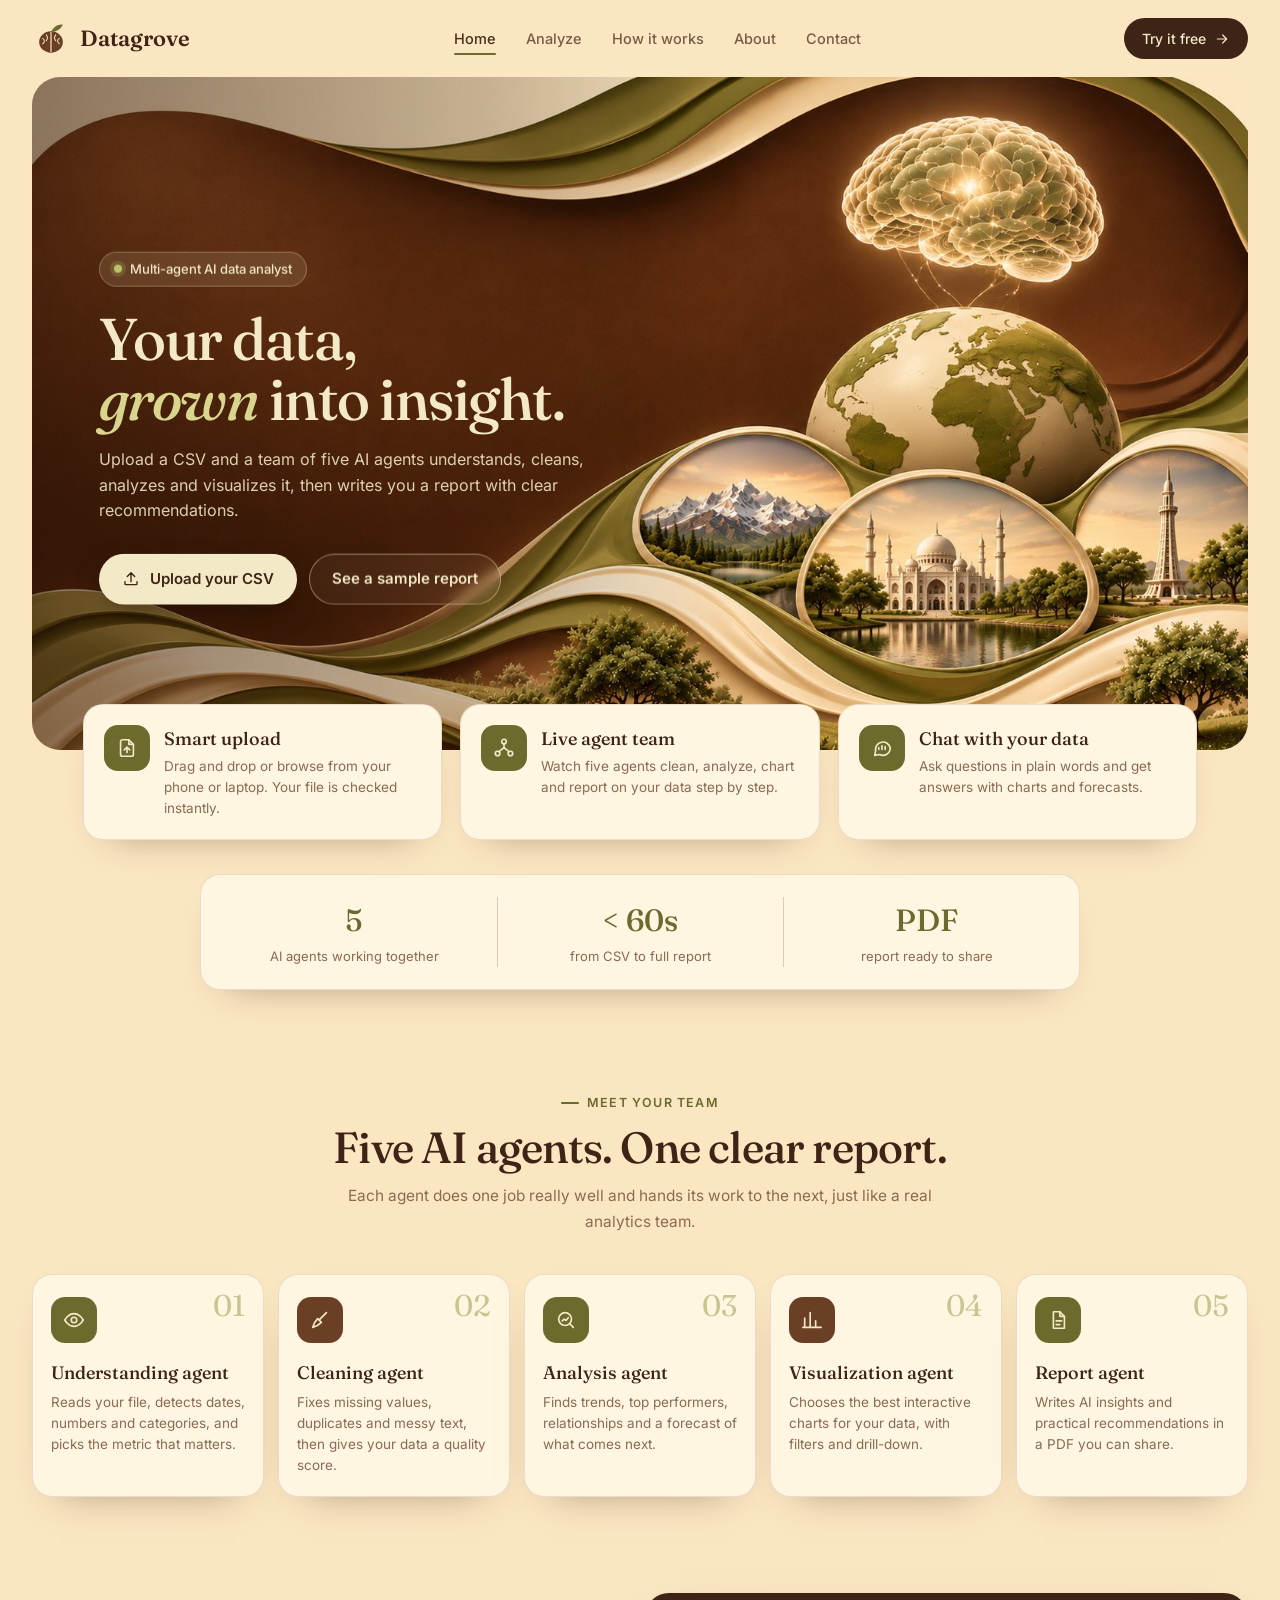
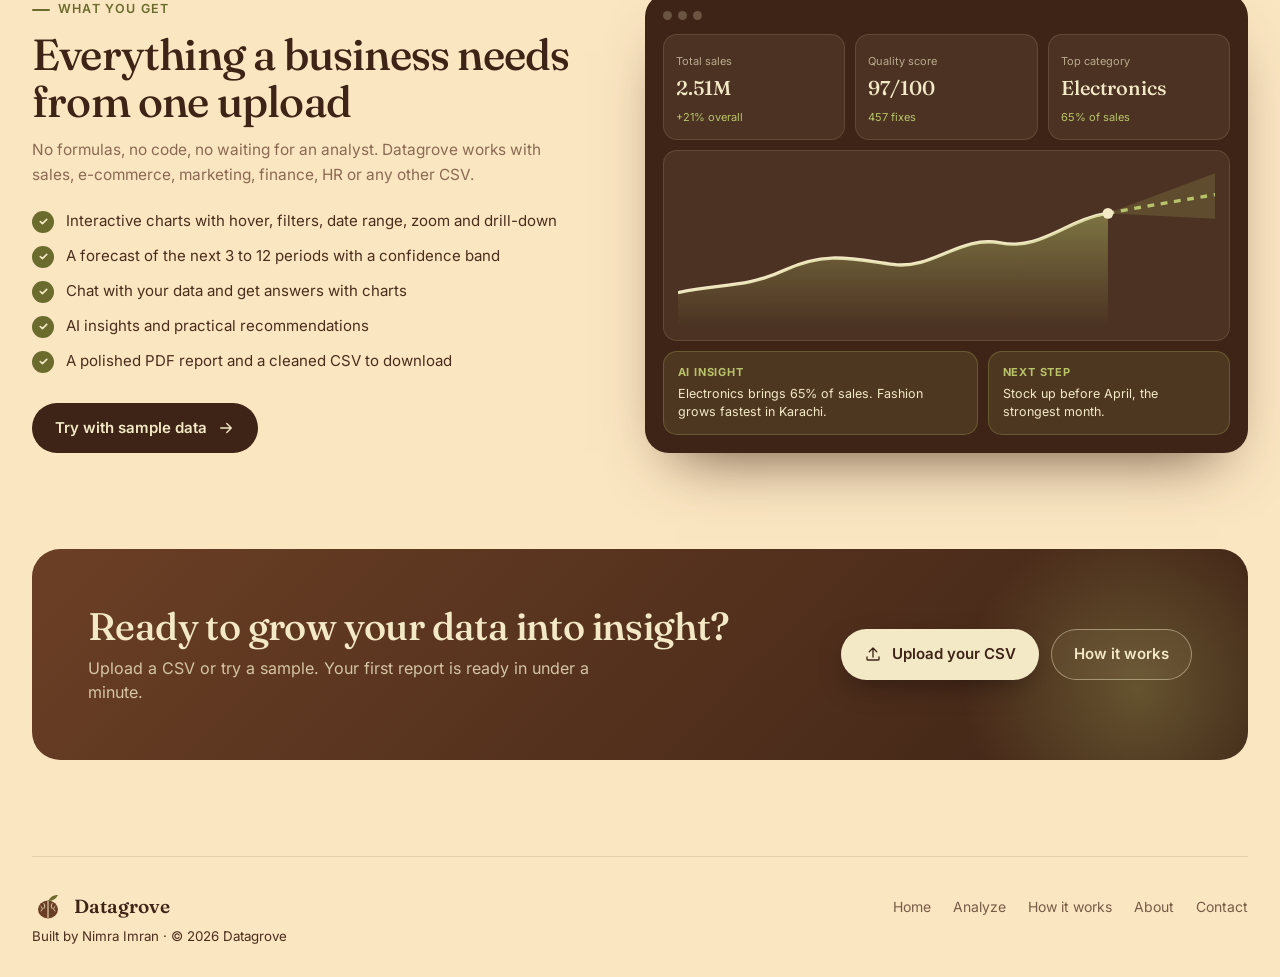
<file: index.html>
<!DOCTYPE html>
<html lang="en">
<head>
<meta charset="UTF-8">
<meta name="viewport" content="width=device-width, initial-scale=1">
<title>Datagrove — AI Data Analyst Agent</title>
<meta name="description" content="Upload a CSV and five AI agents clean, analyze and visualize your data, then write a report with insights, a forecast and recommendations.">
<meta name="author" content="Nimra Imran">
<meta name="theme-color" content="#3E2416">
<link rel="canonical" href="https://datagrove-ai.vercel.app/">
<link rel="icon" href="/assets/img/favicon.svg" type="image/svg+xml">
<link rel="icon" href="/favicon.ico" sizes="32x32">
<link rel="apple-touch-icon" href="/assets/img/apple-touch-icon.png">
<meta property="og:type" content="website">
<meta property="og:site_name" content="Datagrove">
<meta property="og:title" content="Datagrove — AI Data Analyst Agent">
<meta property="og:description" content="Upload a CSV and five AI agents clean, analyze and visualize your data, then write a report with insights, a forecast and recommendations.">
<meta property="og:url" content="https://datagrove-ai.vercel.app/">
<meta property="og:image" content="https://datagrove-ai.vercel.app/assets/img/og-image.jpg">
<meta property="og:image:width" content="1200">
<meta property="og:image:height" content="630">
<meta property="og:image:alt" content="Datagrove — AI data analyst agent">
<meta name="twitter:card" content="summary_large_image">
<meta name="twitter:title" content="Datagrove — AI Data Analyst Agent">
<meta name="twitter:description" content="Upload a CSV and five AI agents clean, analyze and visualize your data, then write a report with insights, a forecast and recommendations.">
<meta name="twitter:image" content="https://datagrove-ai.vercel.app/assets/img/og-image.jpg">
<link rel="preload" href="/assets/fonts/fraunces-latin-opsz-normal.woff2" as="font" type="font/woff2" crossorigin>
<link rel="preload" href="/assets/fonts/inter-latin-wght-normal.woff2" as="font" type="font/woff2" crossorigin>
<link rel="stylesheet" href="/assets/css/style.css?v=8">
</head>
<body>
<div class="wrap">
  <nav class="top" aria-label="Main">
    <a class="brand" href="/"><img src="/assets/img/logo.svg" alt="" width="38" height="38">Datagrove</a>
    <div class="links"><a href="/" class="active" aria-current="page">Home</a><a href="/analyze">Analyze</a><a href="/how-it-works">How it works</a><a href="/about">About</a><a href="/contact">Contact</a></div>
    <a class="nav-cta" href="/analyze">Try it free <svg class="" viewBox="0 0 24 24" fill="none" stroke="currentColor" stroke-width="1.8" stroke-linecap="round" stroke-linejoin="round" aria-hidden="true"><path d="M5 12h14M13 6l6 6-6 6"/></svg></a>
    <button class="menu-btn" aria-label="Open menu" aria-expanded="false" aria-controls="mobileMenu"><span></span></button>
  </nav>
  <div class="mobile-menu" id="mobileMenu"><a href="/" class="active" aria-current="page">Home</a><a href="/analyze">Analyze</a><a href="/how-it-works">How it works</a><a href="/about">About</a><a href="/contact">Contact</a></div>

  <section class="hero" id="hero">
    <div class="art" id="art" role="img" aria-label="A glowing AI brain above an olive world globe with mountains, a palace and a tower"><div class="glow"></div><div class="motes" id="motes"></div></div>
    <div class="shade"></div>
    <div class="copy" id="copy">
      <span class="eyebrow"><b></b>Multi-agent AI data analyst</span>
      <h1>Your data,<br><em>grown</em> into insight.</h1>
      <p class="sub">Upload a CSV and a team of five AI agents understands, cleans, analyzes and visualizes it, then writes you a report with clear recommendations.</p>
      <div class="ctas">
        <a class="btn btn-primary" href="/analyze"><svg class="" viewBox="0 0 24 24" fill="none" stroke="currentColor" stroke-width="1.8" stroke-linecap="round" stroke-linejoin="round" aria-hidden="true"><path d="M12 16V4M7 9l5-5 5 5M4 16v3a1 1 0 0 0 1 1h14a1 1 0 0 0 1-1v-3"/></svg>Upload your CSV</a>
        <a class="btn btn-ghost" href="/analyze?sample=retail">See a sample report</a>
      </div>
    </div>
  </section>

  <section class="features">
    <div class="card feature"><div class="ico"><svg class="" viewBox="0 0 24 24" fill="none" stroke="currentColor" stroke-width="1.8" stroke-linecap="round" stroke-linejoin="round" aria-hidden="true"><path d="M14 3H7a2 2 0 0 0-2 2v14a2 2 0 0 0 2 2h10a2 2 0 0 0 2-2V8z"/><path d="M14 3v5h5M12 17v-6M9 14l3-3 3 3"/></svg></div><div><h3>Smart upload</h3><p>Drag and drop or browse from your phone or laptop. Your file is checked instantly.</p></div></div>
    <div class="card feature"><div class="ico"><svg class="" viewBox="0 0 24 24" fill="none" stroke="currentColor" stroke-width="1.8" stroke-linecap="round" stroke-linejoin="round" aria-hidden="true"><circle cx="12" cy="5" r="2.5"/><circle cx="5" cy="18" r="2.5"/><circle cx="19" cy="18" r="2.5"/><path d="M12 7.5v4M12 11.5l-5.5 4.5M12 11.5l5.5 4.5"/></svg></div><div><h3>Live agent team</h3><p>Watch five agents clean, analyze, chart and report on your data step by step.</p></div></div>
    <div class="card feature"><div class="ico"><svg class="" viewBox="0 0 24 24" fill="none" stroke="currentColor" stroke-width="1.8" stroke-linecap="round" stroke-linejoin="round" aria-hidden="true"><path d="M21 12a8 8 0 0 1-11.6 7.1L4 20l1-4.6A8 8 0 1 1 21 12z"/><path d="M8.5 13.5v-2M12 13.5v-4M15.5 13.5v-3"/></svg></div><div><h3>Chat with your data</h3><p>Ask questions in plain words and get answers with charts and forecasts.</p></div></div>
  </section>

  <section class="card stats" aria-label="Highlights">
    <div class="stat"><strong>5</strong><span>AI agents working together</span></div>
    <div class="stat"><strong>&lt; 60s</strong><span>from CSV to full report</span></div>
    <div class="stat"><strong>PDF</strong><span>report ready to share</span></div>
  </section>

  <section class="block center reveal">
    <span class="kicker">Meet your team</span>
    <h2 class="h2">Five AI agents. One clear report.</h2>
    <p class="lead">Each agent does one job really well and hands its work to the next, just like a real analytics team.</p>
    <div class="agents-row">
      <div class="card agent-tile" style="text-align:left"><span class="num">01</span><div class="ico"><svg class="" viewBox="0 0 24 24" fill="none" stroke="currentColor" stroke-width="1.8" stroke-linecap="round" stroke-linejoin="round" aria-hidden="true"><path d="M2 12s3.6-7 10-7 10 7 10 7-3.6 7-10 7S2 12 2 12z"/><circle cx="12" cy="12" r="3"/></svg></div><h3>Understanding agent</h3><p>Reads your file, detects dates, numbers and categories, and picks the metric that matters.</p></div><div class="card agent-tile" style="text-align:left"><span class="num">02</span><div class="ico walnut"><svg class="" viewBox="0 0 24 24" fill="none" stroke="currentColor" stroke-width="1.8" stroke-linecap="round" stroke-linejoin="round" aria-hidden="true"><path d="M19 4l-7 7M9.5 10.5l4 4M4 20c1-4 3-7 5.5-9.5l4 4C11 17 8 19 4 20z"/></svg></div><h3>Cleaning agent</h3><p>Fixes missing values, duplicates and messy text, then gives your data a quality score.</p></div><div class="card agent-tile" style="text-align:left"><span class="num">03</span><div class="ico"><svg class="" viewBox="0 0 24 24" fill="none" stroke="currentColor" stroke-width="1.8" stroke-linecap="round" stroke-linejoin="round" aria-hidden="true"><circle cx="11" cy="11" r="7"/><path d="M20 20l-3.5-3.5M8 13l2-2 2 1.5 2.5-3"/></svg></div><h3>Analysis agent</h3><p>Finds trends, top performers, relationships and a forecast of what comes next.</p></div><div class="card agent-tile" style="text-align:left"><span class="num">04</span><div class="ico walnut"><svg class="" viewBox="0 0 24 24" fill="none" stroke="currentColor" stroke-width="1.8" stroke-linecap="round" stroke-linejoin="round" aria-hidden="true"><path d="M4 20V10M10 20V4M16 20v-7M22 20H2"/></svg></div><h3>Visualization agent</h3><p>Chooses the best interactive charts for your data, with filters and drill-down.</p></div><div class="card agent-tile" style="text-align:left"><span class="num">05</span><div class="ico"><svg class="" viewBox="0 0 24 24" fill="none" stroke="currentColor" stroke-width="1.8" stroke-linecap="round" stroke-linejoin="round" aria-hidden="true"><path d="M7 3h7l5 5v13H7z"/><path d="M14 3v5h5M10 13h6M10 17h4"/></svg></div><h3>Report agent</h3><p>Writes AI insights and practical recommendations in a PDF you can share.</p></div>
    </div>
  </section>

  <section class="block split reveal">
    <div>
      <span class="kicker">What you get</span>
      <h2 class="h2">Everything a business needs from one upload</h2>
      <p class="lead">No formulas, no code, no waiting for an analyst. Datagrove works with sales, e-commerce, marketing, finance, HR or any other CSV.</p>
      <ul class="checks">
        <li>Interactive charts with hover, filters, date range, zoom and drill-down</li>
        <li>A forecast of the next 3 to 12 periods with a confidence band</li>
        <li>Chat with your data and get answers with charts</li>
        <li>AI insights and practical recommendations</li>
        <li>A polished PDF report and a cleaned CSV to download</li>
      </ul>
      <div class="ctas"><a class="btn btn-dark" href="/analyze?sample=retail">Try with sample data <svg class="" viewBox="0 0 24 24" fill="none" stroke="currentColor" stroke-width="1.8" stroke-linecap="round" stroke-linejoin="round" aria-hidden="true"><path d="M5 12h14M13 6l6 6-6 6"/></svg></a></div>
    </div>
    <div class="mock" aria-hidden="true">
      <div class="mock-top"><i></i><i></i><i></i></div>
      <div class="mock-kpis">
        <div class="mock-kpi"><span>Total sales</span><strong>2.51M</strong><em>+21% overall</em></div>
        <div class="mock-kpi"><span>Quality score</span><strong>97/100</strong><em>457 fixes</em></div>
        <div class="mock-kpi"><span>Top category</span><strong>Electronics</strong><em>65% of sales</em></div>
      </div>
      <div class="mock-chart">
        <svg viewBox="0 0 400 120"><defs><linearGradient id="mg" x1="0" x2="0" y1="0" y2="1"><stop offset="0" stop-color="#B9C46A" stop-opacity=".45"/><stop offset="1" stop-color="#B9C46A" stop-opacity="0"/></linearGradient></defs>
          <path d="M0 95 C30 88 50 92 80 78 S130 70 160 74 S210 52 240 58 S290 40 320 36" fill="none" stroke="#F3E9C6" stroke-width="2.5"/>
          <path d="M0 95 C30 88 50 92 80 78 S130 70 160 74 S210 52 240 58 S290 40 320 36 V120 H0Z" fill="url(#mg)"/>
          <path d="M320 36 C340 32 365 28 400 22" fill="none" stroke="#B9C46A" stroke-width="2.5" stroke-dasharray="5 5"/>
          <path d="M320 36 L400 6 L400 40 Z" fill="#B9C46A" opacity=".18"/>
          <circle cx="320" cy="36" r="4" fill="#F3E9C6"/>
        </svg>
      </div>
      <div class="mock-row">
        <div class="mock-note"><b>AI insight</b>Electronics brings 65% of sales. Fashion grows fastest in Karachi.</div>
        <div class="mock-note"><b>Next step</b>Stock up before April, the strongest month.</div>
      </div>
    </div>
  </section>

  <section class="cta-band reveal">
    <div><h2>Ready to grow your data into insight?</h2><p>Upload a CSV or try a sample. Your first report is ready in under a minute.</p></div>
    <div class="ctas"><a class="btn btn-primary" href="/analyze"><svg class="" viewBox="0 0 24 24" fill="none" stroke="currentColor" stroke-width="1.8" stroke-linecap="round" stroke-linejoin="round" aria-hidden="true"><path d="M12 16V4M7 9l5-5 5 5M4 16v3a1 1 0 0 0 1 1h14a1 1 0 0 0 1-1v-3"/></svg>Upload your CSV</a><a class="btn btn-ghost" href="/how-it-works">How it works</a></div>
  </section>

  <footer class="site">
    <div class="foot">
      <a class="brand" href="/"><img src="/assets/img/logo.svg" alt="" width="32" height="32">Datagrove</a>
      <div class="foot-links"><a href="/">Home</a><a href="/analyze">Analyze</a><a href="/how-it-works">How it works</a><a href="/about">About</a><a href="/contact">Contact</a></div>
    </div>
    <small>Built by Nimra Imran · © 2026 Datagrove</small>
  </footer>
</div>
<script src="/assets/js/main.js?v=8" defer></script>
</body>
</html>
</file>
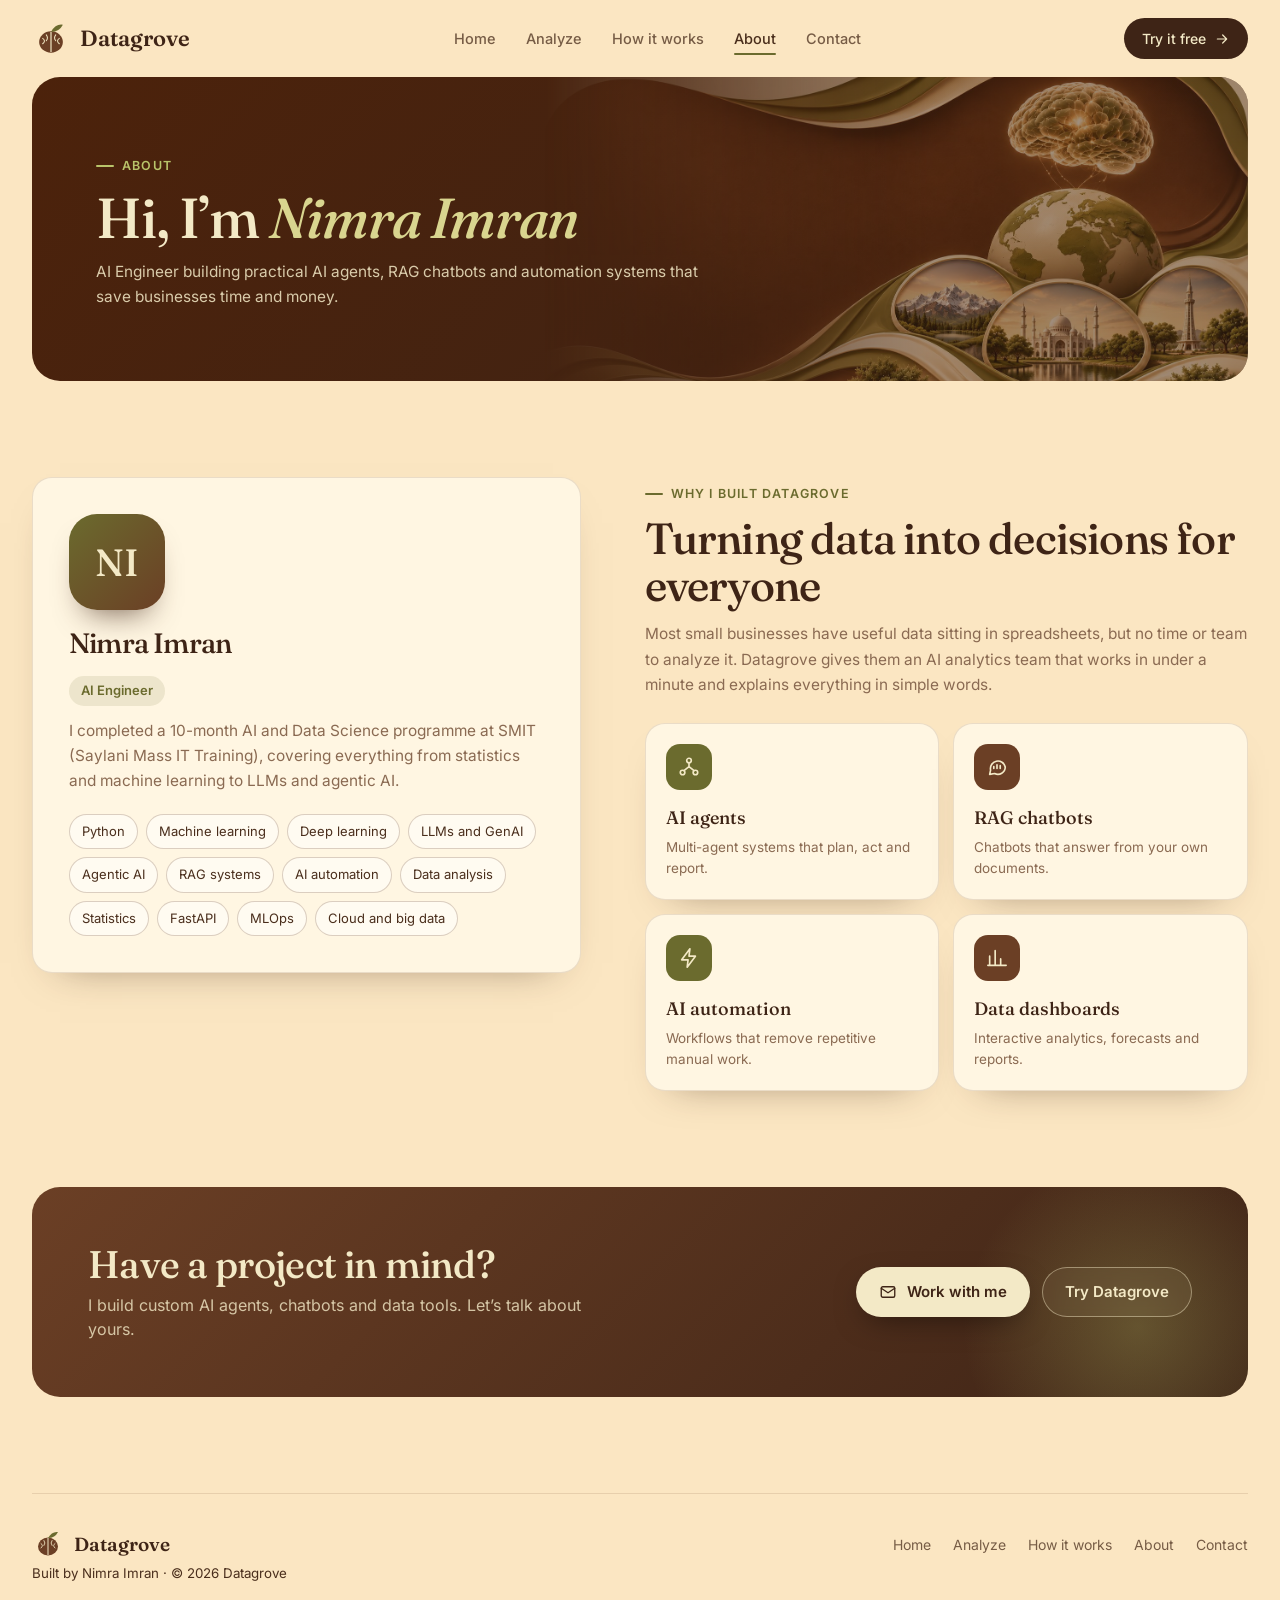
<file: about.html>
<!DOCTYPE html>
<html lang="en">
<head>
<meta charset="UTF-8">
<meta name="viewport" content="width=device-width, initial-scale=1">
<title>About — Datagrove</title>
<meta name="description" content="Datagrove is built by Nimra Imran, an AI Engineer who builds AI agents, RAG chatbots and data tools.">
<meta name="author" content="Nimra Imran">
<meta name="theme-color" content="#3E2416">
<link rel="canonical" href="https://datagrove-ai.vercel.app/about">
<link rel="icon" href="/assets/img/favicon.svg" type="image/svg+xml">
<link rel="icon" href="/favicon.ico" sizes="32x32">
<link rel="apple-touch-icon" href="/assets/img/apple-touch-icon.png">
<meta property="og:type" content="website">
<meta property="og:site_name" content="Datagrove">
<meta property="og:title" content="About — Datagrove">
<meta property="og:description" content="Datagrove is built by Nimra Imran, an AI Engineer who builds AI agents, RAG chatbots and data tools.">
<meta property="og:url" content="https://datagrove-ai.vercel.app/about">
<meta property="og:image" content="https://datagrove-ai.vercel.app/assets/img/og-image.jpg">
<meta property="og:image:width" content="1200">
<meta property="og:image:height" content="630">
<meta property="og:image:alt" content="Datagrove — AI data analyst agent">
<meta name="twitter:card" content="summary_large_image">
<meta name="twitter:title" content="About — Datagrove">
<meta name="twitter:description" content="Datagrove is built by Nimra Imran, an AI Engineer who builds AI agents, RAG chatbots and data tools.">
<meta name="twitter:image" content="https://datagrove-ai.vercel.app/assets/img/og-image.jpg">
<link rel="preload" href="/assets/fonts/fraunces-latin-opsz-normal.woff2" as="font" type="font/woff2" crossorigin>
<link rel="preload" href="/assets/fonts/inter-latin-wght-normal.woff2" as="font" type="font/woff2" crossorigin>
<link rel="stylesheet" href="/assets/css/style.css?v=8">
<link rel="stylesheet" href="/assets/css/pages.css?v=8">
</head>
<body>
<div class="wrap">
  <nav class="top" aria-label="Main">
    <a class="brand" href="/"><img src="/assets/img/logo.svg" alt="" width="38" height="38">Datagrove</a>
    <div class="links"><a href="/">Home</a><a href="/analyze">Analyze</a><a href="/how-it-works">How it works</a><a href="/about" class="active" aria-current="page">About</a><a href="/contact">Contact</a></div>
    <a class="nav-cta" href="/analyze">Try it free <svg class="" viewBox="0 0 24 24" fill="none" stroke="currentColor" stroke-width="1.8" stroke-linecap="round" stroke-linejoin="round" aria-hidden="true"><path d="M5 12h14M13 6l6 6-6 6"/></svg></a>
    <button class="menu-btn" aria-label="Open menu" aria-expanded="false" aria-controls="mobileMenu"><span></span></button>
  </nav>
  <div class="mobile-menu" id="mobileMenu"><a href="/">Home</a><a href="/analyze">Analyze</a><a href="/how-it-works">How it works</a><a href="/about" class="active" aria-current="page">About</a><a href="/contact">Contact</a></div>

  <header class="page-head">
    <span class="kicker">About</span>
    <h1>Hi, I’m <em>Nimra Imran</em></h1>
    <p>AI Engineer building practical AI agents, RAG chatbots and automation systems that save businesses time and money.</p>
  </header>

  <section class="block split reveal" style="align-items:start">
    <div class="card about-card">
      <div class="monogram" aria-hidden="true">NI</div>
      <h2 class="h2" style="font-size:28px;margin-top:18px">Nimra Imran</h2>
      <p class="role">AI Engineer</p>
      <p class="lead" style="margin-top:12px">I completed a 10-month AI and Data Science programme at SMIT (Saylani Mass IT Training), covering everything from statistics and machine learning to LLMs and agentic AI.</p>
      <div class="chips"><span>Python</span><span>Machine learning</span><span>Deep learning</span><span>LLMs and GenAI</span><span>Agentic AI</span><span>RAG systems</span><span>AI automation</span><span>Data analysis</span><span>Statistics</span><span>FastAPI</span><span>MLOps</span><span>Cloud and big data</span></div>
    </div>
    <div>
      <span class="kicker">Why I built Datagrove</span>
      <h2 class="h2">Turning data into decisions for everyone</h2>
      <p class="lead">Most small businesses have useful data sitting in spreadsheets, but no time or team to analyze it. Datagrove gives them an AI analytics team that works in under a minute and explains everything in simple words.</p>
      <div class="what-grid">
        <div class="card what"><div class="ico"><svg class="" viewBox="0 0 24 24" fill="none" stroke="currentColor" stroke-width="1.8" stroke-linecap="round" stroke-linejoin="round" aria-hidden="true"><circle cx="12" cy="5" r="2.5"/><circle cx="5" cy="18" r="2.5"/><circle cx="19" cy="18" r="2.5"/><path d="M12 7.5v4M12 11.5l-5.5 4.5M12 11.5l5.5 4.5"/></svg></div><h3>AI agents</h3><p>Multi-agent systems that plan, act and report.</p></div>
        <div class="card what"><div class="ico walnut"><svg class="" viewBox="0 0 24 24" fill="none" stroke="currentColor" stroke-width="1.8" stroke-linecap="round" stroke-linejoin="round" aria-hidden="true"><path d="M21 12a8 8 0 0 1-11.6 7.1L4 20l1-4.6A8 8 0 1 1 21 12z"/><path d="M8.5 13.5v-2M12 13.5v-4M15.5 13.5v-3"/></svg></div><h3>RAG chatbots</h3><p>Chatbots that answer from your own documents.</p></div>
        <div class="card what"><div class="ico"><svg class="" viewBox="0 0 24 24" fill="none" stroke="currentColor" stroke-width="1.8" stroke-linecap="round" stroke-linejoin="round" aria-hidden="true"><path d="M13 2L4 14h7l-1 8 9-12h-7z"/></svg></div><h3>AI automation</h3><p>Workflows that remove repetitive manual work.</p></div>
        <div class="card what"><div class="ico walnut"><svg class="" viewBox="0 0 24 24" fill="none" stroke="currentColor" stroke-width="1.8" stroke-linecap="round" stroke-linejoin="round" aria-hidden="true"><path d="M4 20V10M10 20V4M16 20v-7M22 20H2"/></svg></div><h3>Data dashboards</h3><p>Interactive analytics, forecasts and reports.</p></div>
      </div>
    </div>
  </section>

  <section class="cta-band reveal">
    <div><h2>Have a project in mind?</h2><p>I build custom AI agents, chatbots and data tools. Let’s talk about yours.</p></div>
    <div class="ctas"><a class="btn btn-primary" href="/contact"><svg class="" viewBox="0 0 24 24" fill="none" stroke="currentColor" stroke-width="1.8" stroke-linecap="round" stroke-linejoin="round" aria-hidden="true"><rect x="3" y="5" width="18" height="14" rx="2"/><path d="M3 7l9 6 9-6"/></svg>Work with me</a><a class="btn btn-ghost" href="/analyze">Try Datagrove</a></div>
  </section>

  <footer class="site">
    <div class="foot">
      <a class="brand" href="/"><img src="/assets/img/logo.svg" alt="" width="32" height="32">Datagrove</a>
      <div class="foot-links"><a href="/">Home</a><a href="/analyze">Analyze</a><a href="/how-it-works">How it works</a><a href="/about">About</a><a href="/contact">Contact</a></div>
    </div>
    <small>Built by Nimra Imran · © 2026 Datagrove</small>
  </footer>
</div>
<script src="/assets/js/main.js?v=8" defer></script>
</body>
</html>
</file>
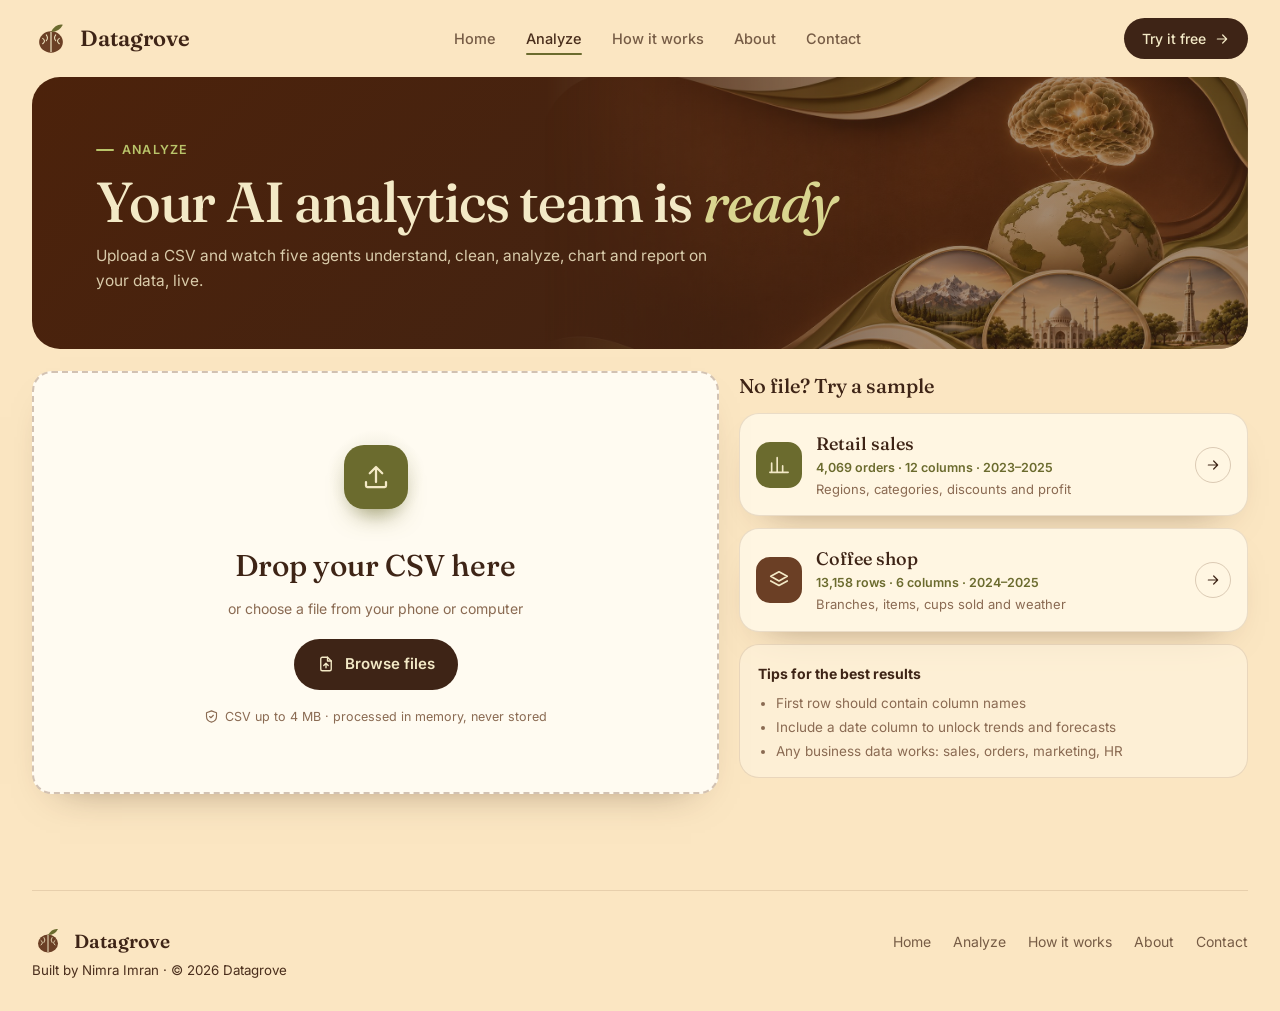
<file: analyze.html>
<!DOCTYPE html>
<html lang="en">
<head>
<meta charset="UTF-8">
<meta name="viewport" content="width=device-width, initial-scale=1">
<title>Analyze your data — Datagrove</title>
<meta name="description" content="Upload a CSV and watch five AI agents analyze it live. Get interactive charts, a forecast, AI insights and a PDF report.">
<meta name="author" content="Nimra Imran">
<meta name="theme-color" content="#3E2416">
<link rel="canonical" href="https://datagrove-ai.vercel.app/analyze">
<link rel="icon" href="/assets/img/favicon.svg" type="image/svg+xml">
<link rel="icon" href="/favicon.ico" sizes="32x32">
<link rel="apple-touch-icon" href="/assets/img/apple-touch-icon.png">
<meta property="og:type" content="website">
<meta property="og:site_name" content="Datagrove">
<meta property="og:title" content="Analyze your data — Datagrove">
<meta property="og:description" content="Upload a CSV and watch five AI agents analyze it live. Get interactive charts, a forecast, AI insights and a PDF report.">
<meta property="og:url" content="https://datagrove-ai.vercel.app/analyze">
<meta property="og:image" content="https://datagrove-ai.vercel.app/assets/img/og-image.jpg">
<meta property="og:image:width" content="1200">
<meta property="og:image:height" content="630">
<meta property="og:image:alt" content="Datagrove — AI data analyst agent">
<meta name="twitter:card" content="summary_large_image">
<meta name="twitter:title" content="Analyze your data — Datagrove">
<meta name="twitter:description" content="Upload a CSV and watch five AI agents analyze it live. Get interactive charts, a forecast, AI insights and a PDF report.">
<meta name="twitter:image" content="https://datagrove-ai.vercel.app/assets/img/og-image.jpg">
<link rel="preload" href="/assets/fonts/fraunces-latin-opsz-normal.woff2" as="font" type="font/woff2" crossorigin>
<link rel="preload" href="/assets/fonts/inter-latin-wght-normal.woff2" as="font" type="font/woff2" crossorigin>
<link rel="stylesheet" href="/assets/css/style.css?v=8">
<link rel="stylesheet" href="/assets/css/pages.css?v=8">
<link rel="stylesheet" href="/assets/css/analyze.css?v=8">
</head>
<body>
<div class="wrap">
  <nav class="top" aria-label="Main">
    <a class="brand" href="/"><img src="/assets/img/logo.svg" alt="" width="38" height="38">Datagrove</a>
    <div class="links"><a href="/">Home</a><a href="/analyze" class="active" aria-current="page">Analyze</a><a href="/how-it-works">How it works</a><a href="/about">About</a><a href="/contact">Contact</a></div>
    <a class="nav-cta" href="/analyze">Try it free <svg class="" viewBox="0 0 24 24" fill="none" stroke="currentColor" stroke-width="1.8" stroke-linecap="round" stroke-linejoin="round" aria-hidden="true"><path d="M5 12h14M13 6l6 6-6 6"/></svg></a>
    <button class="menu-btn" aria-label="Open menu" aria-expanded="false" aria-controls="mobileMenu"><span></span></button>
  </nav>
  <div class="mobile-menu" id="mobileMenu"><a href="/">Home</a><a href="/analyze" class="active" aria-current="page">Analyze</a><a href="/how-it-works">How it works</a><a href="/about">About</a><a href="/contact">Contact</a></div>

  <header class="page-head compact">
    <span class="kicker">Analyze</span>
    <h1>Your AI analytics team is <em>ready</em></h1>
    <p>Upload a CSV and watch five agents understand, clean, analyze, chart and report on your data, live.</p>
  </header>

  <!-- Step 1: upload -->
  <section id="stageUpload" class="upload-grid">
    <div class="card drop" id="drop" tabindex="0" role="button" aria-label="Upload a CSV file">
      <input type="file" id="fileInput" accept=".csv,.tsv,.txt,text/csv" hidden>
      <div class="drop-ring"><div class="drop-ico"><svg class="" viewBox="0 0 24 24" fill="none" stroke="currentColor" stroke-width="1.8" stroke-linecap="round" stroke-linejoin="round" aria-hidden="true"><path d="M12 16V4M7 9l5-5 5 5M4 16v3a1 1 0 0 0 1 1h14a1 1 0 0 0 1-1v-3"/></svg></div></div>
      <h2>Drop your CSV here</h2>
      <p class="muted">or choose a file from your phone or computer</p>
      <button class="btn btn-dark" type="button" id="browseBtn"><svg class="" viewBox="0 0 24 24" fill="none" stroke="currentColor" stroke-width="1.8" stroke-linecap="round" stroke-linejoin="round" aria-hidden="true"><path d="M14 3H7a2 2 0 0 0-2 2v14a2 2 0 0 0 2 2h10a2 2 0 0 0 2-2V8z"/><path d="M14 3v5h5M12 17v-6M9 14l3-3 3 3"/></svg>Browse files</button>
      <p class="hint"><svg class="" viewBox="0 0 24 24" fill="none" stroke="currentColor" stroke-width="1.8" stroke-linecap="round" stroke-linejoin="round" aria-hidden="true"><path d="M12 3l8 3v6c0 5-3.5 8-8 9-4.5-1-8-4-8-9V6z"/><path d="M9 12l2 2 4-4"/></svg>CSV up to 4 MB · processed in memory, never stored</p>
      <p class="err" id="uploadErr" role="alert"></p>
    </div>
    <div class="samples">
      <h3>No file? Try a sample</h3>
      <button class="card sample" type="button" data-sample="retail">
        <span class="ico"><svg class="" viewBox="0 0 24 24" fill="none" stroke="currentColor" stroke-width="1.8" stroke-linecap="round" stroke-linejoin="round" aria-hidden="true"><path d="M4 20V10M10 20V4M16 20v-7M22 20H2"/></svg></span>
        <span><strong>Retail sales</strong><small>4,069 orders · 12 columns · 2023–2025</small><em>Regions, categories, discounts and profit</em></span>
        <span class="go"><svg class="" viewBox="0 0 24 24" fill="none" stroke="currentColor" stroke-width="1.8" stroke-linecap="round" stroke-linejoin="round" aria-hidden="true"><path d="M5 12h14M13 6l6 6-6 6"/></svg></span>
      </button>
      <button class="card sample" type="button" data-sample="coffee">
        <span class="ico walnut"><svg class="" viewBox="0 0 24 24" fill="none" stroke="currentColor" stroke-width="1.8" stroke-linecap="round" stroke-linejoin="round" aria-hidden="true"><path d="M12 3l9 5-9 5-9-5z"/><path d="M3 13l9 5 9-5"/></svg></span>
        <span><strong>Coffee shop</strong><small>13,158 rows · 6 columns · 2024–2025</small><em>Branches, items, cups sold and weather</em></span>
        <span class="go"><svg class="" viewBox="0 0 24 24" fill="none" stroke="currentColor" stroke-width="1.8" stroke-linecap="round" stroke-linejoin="round" aria-hidden="true"><path d="M5 12h14M13 6l6 6-6 6"/></svg></span>
      </button>
      <div class="card tips">
        <strong>Tips for the best results</strong>
        <ul><li>First row should contain column names</li><li>Include a date column to unlock trends and forecasts</li><li>Any business data works: sales, orders, marketing, HR</li></ul>
      </div>
    </div>
  </section>

  <!-- Step 2: live agents -->
  <section id="stageAgents" class="agents-stage" hidden>
    <div class="card agents-panel">
      <div class="ap-head">
        <div>
          <span class="live"><b></b>Live agent activity</span>
          <h2 id="apFile">data.csv</h2>
          <p class="muted" id="apMeta">Preparing…</p>
        </div>
        <div class="ap-timer"><strong id="apTimer">0.0s</strong><span>elapsed</span></div>
      </div>
      <div class="ap-progress"><i id="apBar"></i></div>
      <ol class="agent-list" id="agentList">
        <li class="ag" data-agent="understand"><span class="ag-ico"><svg class="" viewBox="0 0 24 24" fill="none" stroke="currentColor" stroke-width="1.8" stroke-linecap="round" stroke-linejoin="round" aria-hidden="true"><path d="M2 12s3.6-7 10-7 10 7 10 7-3.6 7-10 7S2 12 2 12z"/><circle cx="12" cy="12" r="3"/></svg></span><div class="ag-body"><div class="ag-top"><strong>Understanding agent</strong><span class="pill">Waiting</span></div><p class="ag-msg">Learns your columns and picks the key metric</p><button class="ag-more" type="button" hidden>See details</button><div class="ag-detail" hidden></div></div></li>
        <li class="ag" data-agent="clean"><span class="ag-ico"><svg class="" viewBox="0 0 24 24" fill="none" stroke="currentColor" stroke-width="1.8" stroke-linecap="round" stroke-linejoin="round" aria-hidden="true"><path d="M19 4l-7 7M9.5 10.5l4 4M4 20c1-4 3-7 5.5-9.5l4 4C11 17 8 19 4 20z"/></svg></span><div class="ag-body"><div class="ag-top"><strong>Cleaning agent</strong><span class="pill">Waiting</span></div><p class="ag-msg">Fixes missing values, duplicates and messy text</p><button class="ag-more" type="button" hidden>See details</button><div class="ag-detail" hidden></div></div></li>
        <li class="ag" data-agent="analyze"><span class="ag-ico"><svg class="" viewBox="0 0 24 24" fill="none" stroke="currentColor" stroke-width="1.8" stroke-linecap="round" stroke-linejoin="round" aria-hidden="true"><circle cx="11" cy="11" r="7"/><path d="M20 20l-3.5-3.5M8 13l2-2 2 1.5 2.5-3"/></svg></span><div class="ag-body"><div class="ag-top"><strong>Analysis agent</strong><span class="pill">Waiting</span></div><p class="ag-msg">Finds trends, leaders and relationships</p><button class="ag-more" type="button" hidden>See details</button><div class="ag-detail" hidden></div></div></li>
        <li class="ag" data-agent="visualize"><span class="ag-ico"><svg class="" viewBox="0 0 24 24" fill="none" stroke="currentColor" stroke-width="1.8" stroke-linecap="round" stroke-linejoin="round" aria-hidden="true"><path d="M4 20V10M10 20V4M16 20v-7M22 20H2"/></svg></span><div class="ag-body"><div class="ag-top"><strong>Visualization agent</strong><span class="pill">Waiting</span></div><p class="ag-msg">Chooses the best interactive charts</p><button class="ag-more" type="button" hidden>See details</button><div class="ag-detail" hidden></div></div></li>
        <li class="ag" data-agent="report"><span class="ag-ico"><svg class="" viewBox="0 0 24 24" fill="none" stroke="currentColor" stroke-width="1.8" stroke-linecap="round" stroke-linejoin="round" aria-hidden="true"><path d="M7 3h7l5 5v13H7z"/><path d="M14 3v5h5M10 13h6M10 17h4"/></svg></span><div class="ag-body"><div class="ag-top"><strong>Report agent</strong><span class="pill">Waiting</span></div><p class="ag-msg">Writes insights and recommendations</p><button class="ag-more" type="button" hidden>See details</button><div class="ag-detail" hidden></div></div></li>
      </ol>
      <div class="ap-error" id="apError" hidden><p></p><button class="btn btn-dark btn-sm" type="button" id="retryBtn">Try another file</button></div>
    </div>
  </section>

  <!-- Step 3: results -->
  <section id="stageResults" hidden>
    <div class="res-head">
      <div>
        <span class="kicker">Analysis complete</span>
        <h2 class="h2" id="resTitle">Your report</h2>
        <p class="muted" id="resMeta"></p>
      </div>
      <div class="res-actions">
        <button class="btn btn-olive" type="button" id="pdfBtn"><svg class="" viewBox="0 0 24 24" fill="none" stroke="currentColor" stroke-width="1.8" stroke-linecap="round" stroke-linejoin="round" aria-hidden="true"><path d="M7 3h7l5 5v13H7z"/><path d="M14 3v5h5M10 13h6M10 17h4"/></svg>Download PDF report</button>
        <button class="btn btn-line" type="button" id="csvBtn"><svg class="" viewBox="0 0 24 24" fill="none" stroke="currentColor" stroke-width="1.8" stroke-linecap="round" stroke-linejoin="round" aria-hidden="true"><path d="M14 3H7a2 2 0 0 0-2 2v14a2 2 0 0 0 2 2h10a2 2 0 0 0 2-2V8z"/><path d="M14 3v5h5M12 17v-6M9 14l3-3 3 3"/></svg>Cleaned CSV</button>
        <button class="btn btn-line" type="button" id="newBtn"><svg class="" viewBox="0 0 24 24" fill="none" stroke="currentColor" stroke-width="1.8" stroke-linecap="round" stroke-linejoin="round" aria-hidden="true"><path d="M12 16V4M7 9l5-5 5 5M4 16v3a1 1 0 0 0 1 1h14a1 1 0 0 0 1-1v-3"/></svg>New analysis</button>
      </div>
    </div>

    <div class="kpi-grid" id="kpiGrid"></div>

    <div class="card filters" id="filters">
      <div class="f-title"><svg class="" viewBox="0 0 24 24" fill="none" stroke="currentColor" stroke-width="1.8" stroke-linecap="round" stroke-linejoin="round" aria-hidden="true"><circle cx="11" cy="11" r="7"/><path d="M20 20l-3.5-3.5M8 13l2-2 2 1.5 2.5-3"/></svg><strong>Filters</strong></div>
      <div class="f-fields" id="filterFields"></div>
      <div class="f-end"><span class="muted" id="filterCount"></span><button class="btn btn-line btn-sm" type="button" id="resetFilters">Reset</button></div>
    </div>

    <div class="chart-grid" id="chartGrid"></div>

    <div class="report-grid">
      <article class="card summary">
        <span class="kicker light"><svg class="" viewBox="0 0 24 24" fill="none" stroke="currentColor" stroke-width="1.8" stroke-linecap="round" stroke-linejoin="round" aria-hidden="true"><path d="M12 3v4M12 17v4M3 12h4M17 12h4M6 6l2.5 2.5M15.5 15.5L18 18M6 18l2.5-2.5M15.5 8.5L18 6"/></svg>AI summary</span>
        <h3 id="sumTitle"></h3>
        <p id="sumText"></p>
        <p class="note" id="sumNote"></p>
      </article>
      <div class="card insights">
        <h3>Key insights</h3>
        <ol id="insightList"></ol>
      </div>
    </div>

    <div class="recs">
      <h3 class="sec-title">Recommendations</h3>
      <div class="rec-grid" id="recGrid"></div>
    </div>

    <div class="quality-grid">
      <div class="card quality">
        <h3 class="sec-title">What the cleaning agent fixed</h3>
        <ul class="log" id="cleanLog"></ul>
      </div>
      <details class="card schema">
        <summary><span><strong>Column guide</strong><small id="schemaMeta"></small></span></summary>
        <div class="table-wrap"><table id="schemaTable"><thead><tr><th>Column</th><th>Type</th><th>Missing</th><th>Unique</th></tr></thead><tbody></tbody></table></div>
      </details>
    </div>

    <div class="card chat" id="chat">
      <div class="chat-head">
        <span class="ico"><svg class="" viewBox="0 0 24 24" fill="none" stroke="currentColor" stroke-width="1.8" stroke-linecap="round" stroke-linejoin="round" aria-hidden="true"><path d="M21 12a8 8 0 0 1-11.6 7.1L4 20l1-4.6A8 8 0 1 1 21 12z"/><path d="M8.5 13.5v-2M12 13.5v-4M15.5 13.5v-3"/></svg></span>
        <div><h3>Chat with your data</h3><p class="muted">Ask in plain words. Answers come with charts made from your real data.</p></div>
      </div>
      <div class="chat-log" id="chatLog" aria-live="polite"></div>
      <div class="chips-row" id="chatChips"></div>
      <form class="chat-form" id="chatForm">
        <input class="input" id="chatInput" placeholder="Which region has the highest sales?" maxlength="500" autocomplete="off" aria-label="Ask a question about your data">
        <button class="btn btn-dark" type="submit" aria-label="Send"><svg class="" viewBox="0 0 24 24" fill="none" stroke="currentColor" stroke-width="1.8" stroke-linecap="round" stroke-linejoin="round" aria-hidden="true"><path d="M5 12h14M13 6l6 6-6 6"/></svg></button>
      </form>
      <p class="err" id="chatErr" role="alert"></p>
    </div>
  </section>

  <footer class="site">
    <div class="foot">
      <a class="brand" href="/"><img src="/assets/img/logo.svg" alt="" width="32" height="32">Datagrove</a>
      <div class="foot-links"><a href="/">Home</a><a href="/analyze">Analyze</a><a href="/how-it-works">How it works</a><a href="/about">About</a><a href="/contact">Contact</a></div>
    </div>
    <small>Built by Nimra Imran · © 2026 Datagrove</small>
  </footer>
</div>
<script src="/assets/js/main.js?v=8" defer></script>
<script src="/assets/vendor/plotly-cartesian.min.js" defer></script>
<script src="/assets/vendor/jspdf.umd.min.js" defer></script>
<script src="/assets/js/analyze.js?v=8" defer></script>
</body>
</html>
</file>
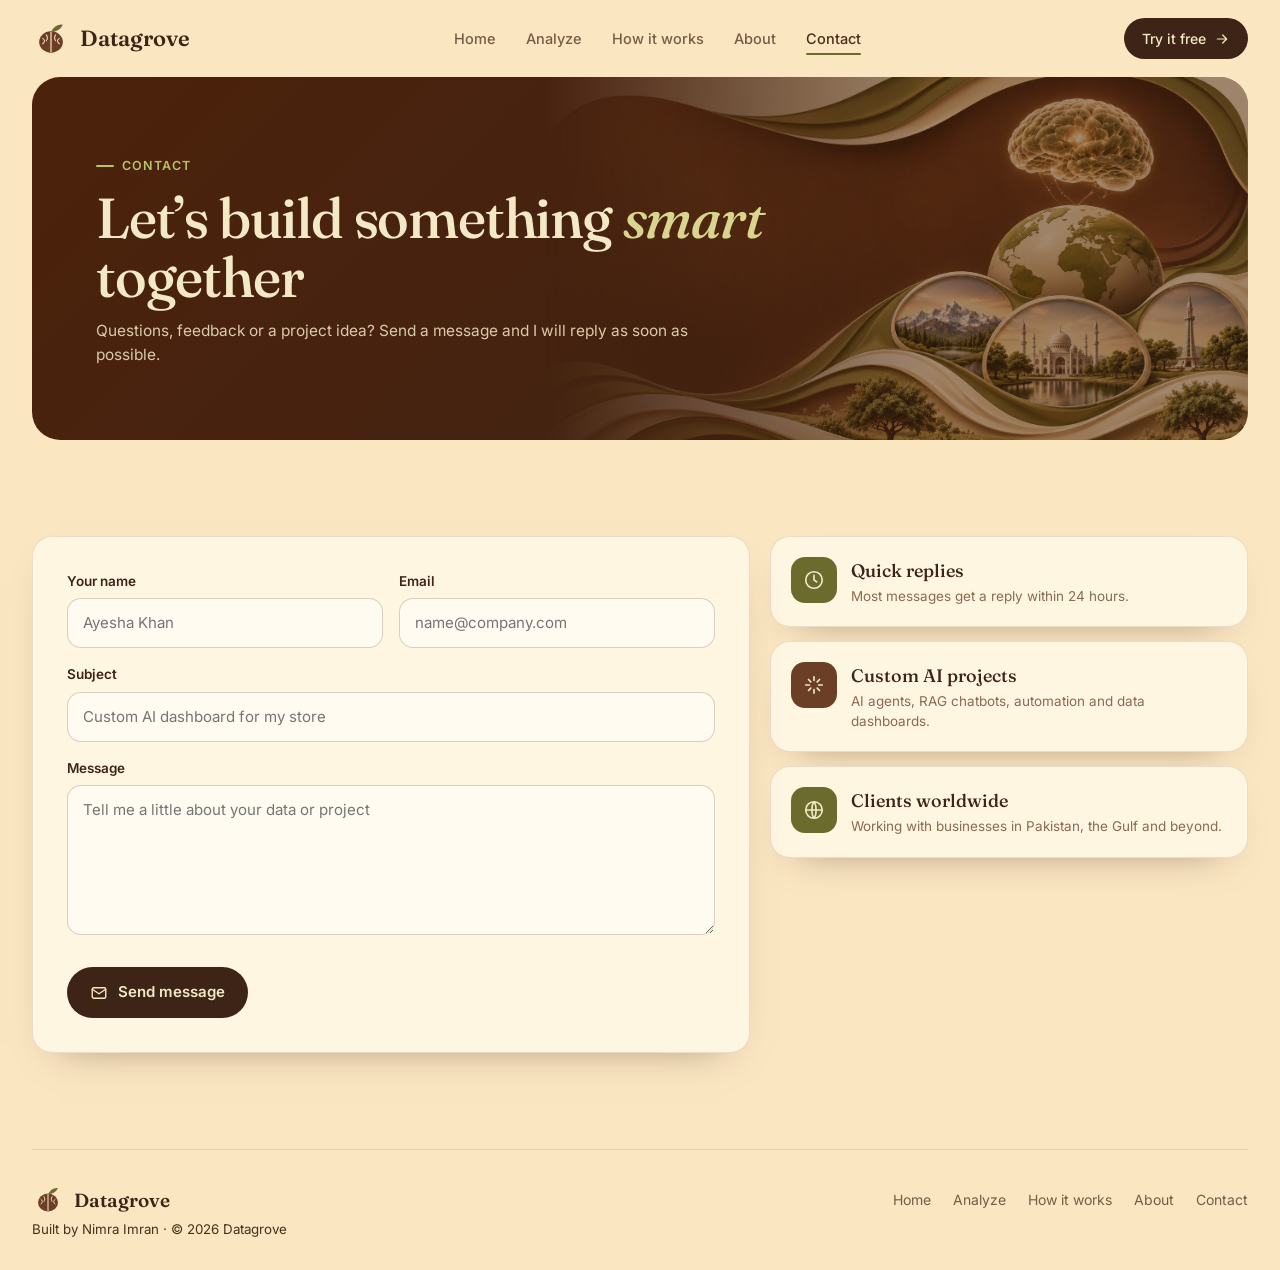
<file: contact.html>
<!DOCTYPE html>
<html lang="en">
<head>
<meta charset="UTF-8">
<meta name="viewport" content="width=device-width, initial-scale=1">
<title>Contact — Datagrove</title>
<meta name="description" content="Get in touch about Datagrove or a custom AI project.">
<meta name="author" content="Nimra Imran">
<meta name="theme-color" content="#3E2416">
<link rel="canonical" href="https://datagrove-ai.vercel.app/contact">
<link rel="icon" href="/assets/img/favicon.svg" type="image/svg+xml">
<link rel="icon" href="/favicon.ico" sizes="32x32">
<link rel="apple-touch-icon" href="/assets/img/apple-touch-icon.png">
<meta property="og:type" content="website">
<meta property="og:site_name" content="Datagrove">
<meta property="og:title" content="Contact — Datagrove">
<meta property="og:description" content="Get in touch about Datagrove or a custom AI project.">
<meta property="og:url" content="https://datagrove-ai.vercel.app/contact">
<meta property="og:image" content="https://datagrove-ai.vercel.app/assets/img/og-image.jpg">
<meta property="og:image:width" content="1200">
<meta property="og:image:height" content="630">
<meta property="og:image:alt" content="Datagrove — AI data analyst agent">
<meta name="twitter:card" content="summary_large_image">
<meta name="twitter:title" content="Contact — Datagrove">
<meta name="twitter:description" content="Get in touch about Datagrove or a custom AI project.">
<meta name="twitter:image" content="https://datagrove-ai.vercel.app/assets/img/og-image.jpg">
<link rel="preload" href="/assets/fonts/fraunces-latin-opsz-normal.woff2" as="font" type="font/woff2" crossorigin>
<link rel="preload" href="/assets/fonts/inter-latin-wght-normal.woff2" as="font" type="font/woff2" crossorigin>
<link rel="stylesheet" href="/assets/css/style.css?v=8">
<link rel="stylesheet" href="/assets/css/pages.css?v=8">
</head>
<body>
<div class="wrap">
  <nav class="top" aria-label="Main">
    <a class="brand" href="/"><img src="/assets/img/logo.svg" alt="" width="38" height="38">Datagrove</a>
    <div class="links"><a href="/">Home</a><a href="/analyze">Analyze</a><a href="/how-it-works">How it works</a><a href="/about">About</a><a href="/contact" class="active" aria-current="page">Contact</a></div>
    <a class="nav-cta" href="/analyze">Try it free <svg class="" viewBox="0 0 24 24" fill="none" stroke="currentColor" stroke-width="1.8" stroke-linecap="round" stroke-linejoin="round" aria-hidden="true"><path d="M5 12h14M13 6l6 6-6 6"/></svg></a>
    <button class="menu-btn" aria-label="Open menu" aria-expanded="false" aria-controls="mobileMenu"><span></span></button>
  </nav>
  <div class="mobile-menu" id="mobileMenu"><a href="/">Home</a><a href="/analyze">Analyze</a><a href="/how-it-works">How it works</a><a href="/about">About</a><a href="/contact" class="active" aria-current="page">Contact</a></div>

  <header class="page-head">
    <span class="kicker">Contact</span>
    <h1>Let’s build something <em>smart</em> together</h1>
    <p>Questions, feedback or a project idea? Send a message and I will reply as soon as possible.</p>
  </header>

  <section class="block contact-grid">
    <form class="card contact-form" id="contactForm" novalidate>
      <div class="row2">
        <div class="field"><label for="cName">Your name</label><input class="input" id="cName" name="name" autocomplete="name" placeholder="Ayesha Khan" required maxlength="120"></div>
        <div class="field"><label for="cEmail">Email</label><input class="input" id="cEmail" name="email" type="email" autocomplete="email" placeholder="name@company.com" required maxlength="200"></div>
      </div>
      <div class="field"><label for="cSubject">Subject</label><input class="input" id="cSubject" name="subject" placeholder="Custom AI dashboard for my store" maxlength="200"></div>
      <div class="field"><label for="cMsg">Message</label><textarea class="textarea" id="cMsg" name="message" placeholder="Tell me a little about your data or project" required maxlength="5000"></textarea></div>
      <input type="text" name="website" class="sr-only" tabindex="-1" autocomplete="off" aria-hidden="true">
      <p class="err" id="cErr" role="alert"></p>
      <button class="btn btn-dark" type="submit" id="cBtn"><svg class="" viewBox="0 0 24 24" fill="none" stroke="currentColor" stroke-width="1.8" stroke-linecap="round" stroke-linejoin="round" aria-hidden="true"><rect x="3" y="5" width="18" height="14" rx="2"/><path d="M3 7l9 6 9-6"/></svg>Send message</button>
      <div class="sent" id="cSent" hidden>
        <div class="ico"><svg class="" viewBox="0 0 24 24" fill="none" stroke="currentColor" stroke-width="1.8" stroke-linecap="round" stroke-linejoin="round" aria-hidden="true"><path d="M12 3l8 3v6c0 5-3.5 8-8 9-4.5-1-8-4-8-9V6z"/><path d="M9 12l2 2 4-4"/></svg></div>
        <h3>Message sent</h3>
        <p>Thank you for reaching out. I will reply to your email soon.</p>
        <button class="btn btn-line btn-sm" type="button" id="cAgain">Send another message</button>
      </div>
    </form>
    <aside class="contact-side">
      <div class="card side-item"><div class="ico"><svg class="" viewBox="0 0 24 24" fill="none" stroke="currentColor" stroke-width="1.8" stroke-linecap="round" stroke-linejoin="round" aria-hidden="true"><circle cx="12" cy="12" r="9"/><path d="M12 7v5l3 2"/></svg></div><div><h3>Quick replies</h3><p>Most messages get a reply within 24 hours.</p></div></div>
      <div class="card side-item"><div class="ico walnut"><svg class="" viewBox="0 0 24 24" fill="none" stroke="currentColor" stroke-width="1.8" stroke-linecap="round" stroke-linejoin="round" aria-hidden="true"><path d="M12 3v4M12 17v4M3 12h4M17 12h4M6 6l2.5 2.5M15.5 15.5L18 18M6 18l2.5-2.5M15.5 8.5L18 6"/></svg></div><div><h3>Custom AI projects</h3><p>AI agents, RAG chatbots, automation and data dashboards.</p></div></div>
      <div class="card side-item"><div class="ico"><svg class="" viewBox="0 0 24 24" fill="none" stroke="currentColor" stroke-width="1.8" stroke-linecap="round" stroke-linejoin="round" aria-hidden="true"><circle cx="12" cy="12" r="9"/><path d="M3 12h18M12 3c3 3.5 3 14.5 0 18M12 3c-3 3.5-3 14.5 0 18"/></svg></div><div><h3>Clients worldwide</h3><p>Working with businesses in Pakistan, the Gulf and beyond.</p></div></div>
    </aside>
  </section>

  <footer class="site">
    <div class="foot">
      <a class="brand" href="/"><img src="/assets/img/logo.svg" alt="" width="32" height="32">Datagrove</a>
      <div class="foot-links"><a href="/">Home</a><a href="/analyze">Analyze</a><a href="/how-it-works">How it works</a><a href="/about">About</a><a href="/contact">Contact</a></div>
    </div>
    <small>Built by Nimra Imran · © 2026 Datagrove</small>
  </footer>
</div>
<script src="/assets/js/main.js?v=8" defer></script>
<script src="/assets/js/contact.js?v=8" defer></script>
</body>
</html>
</file>
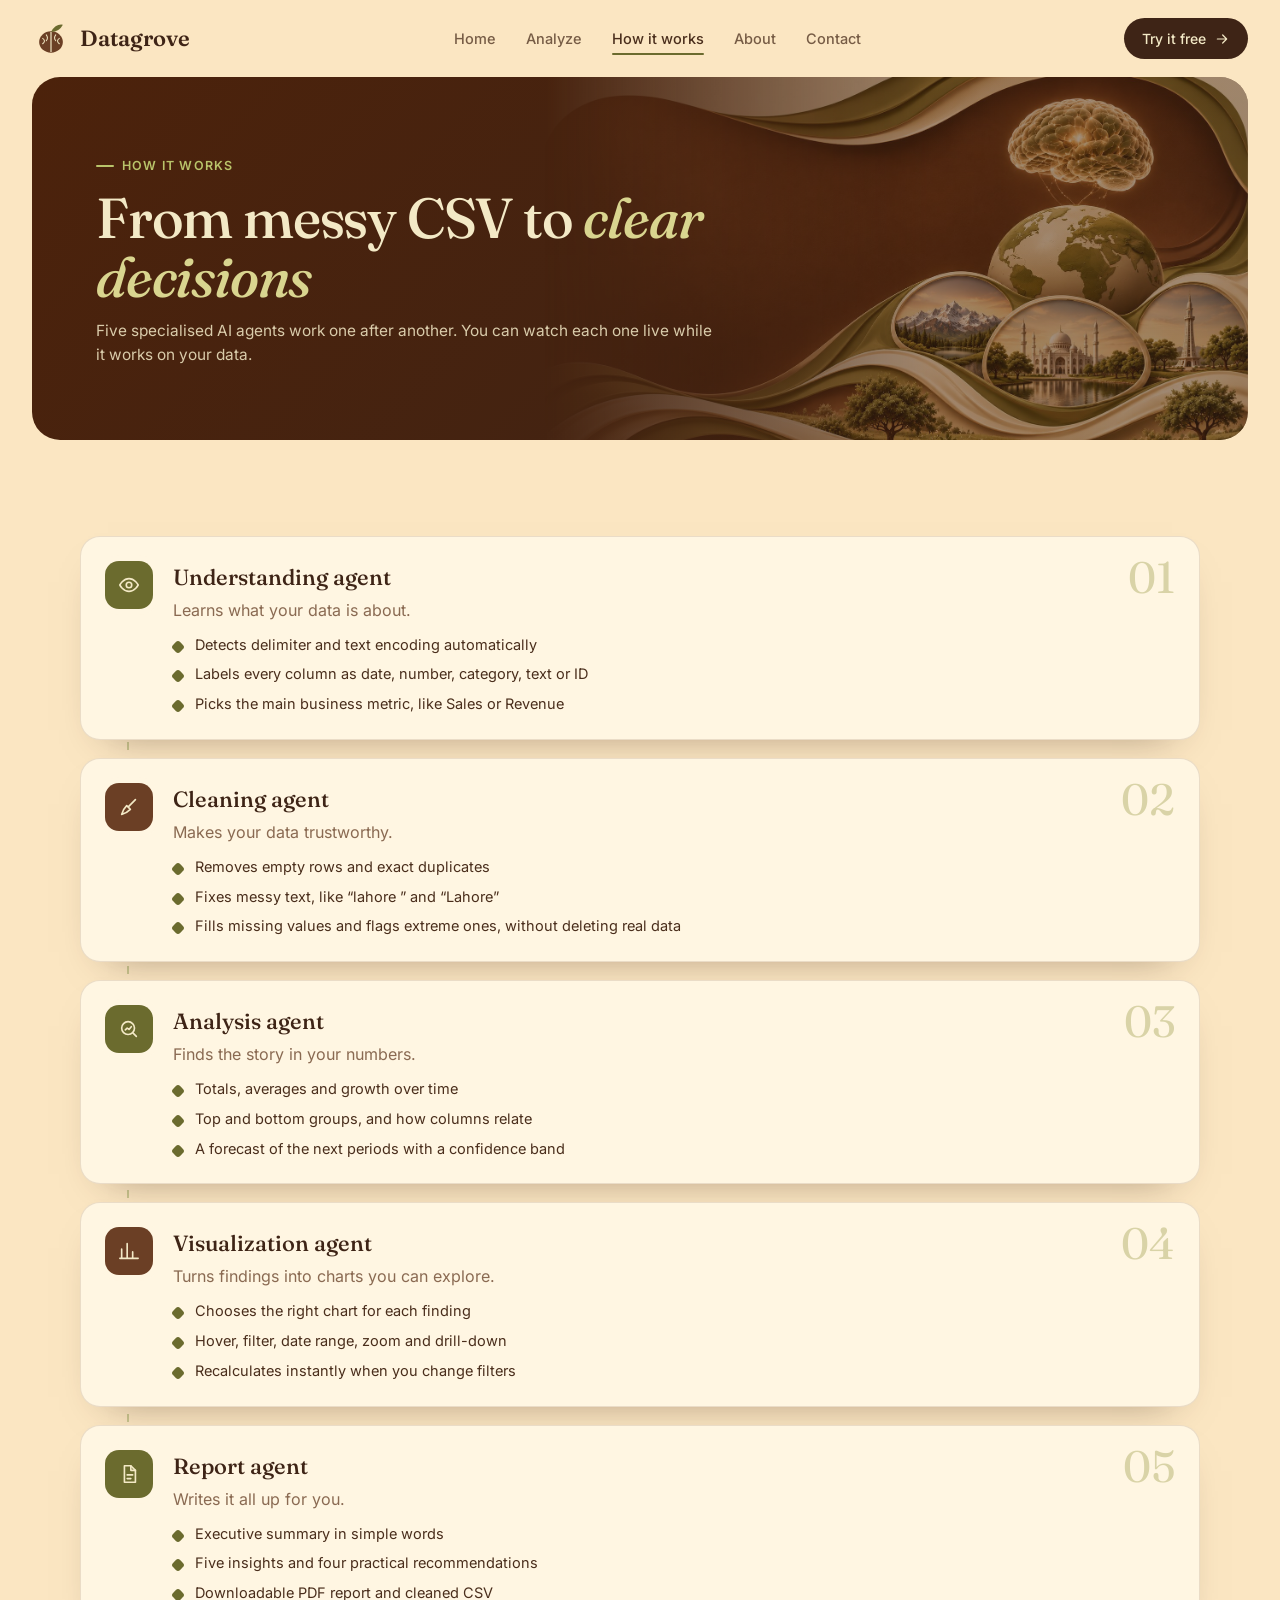
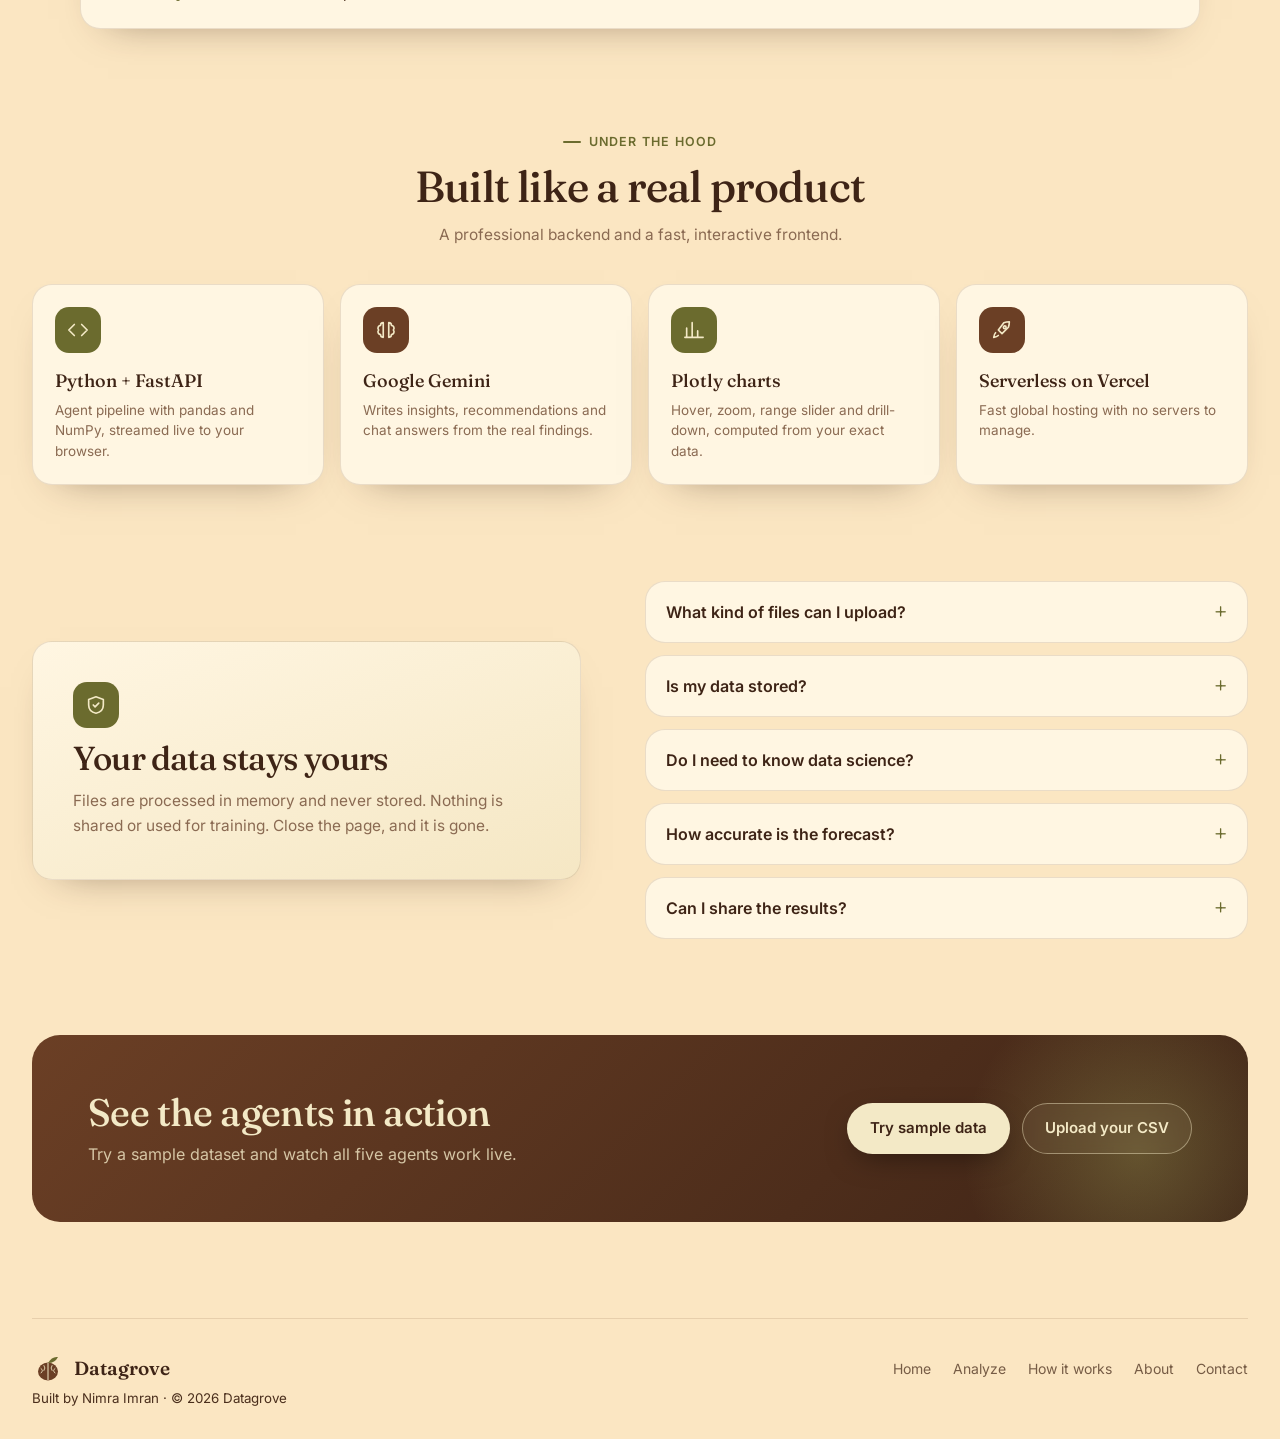
<file: how-it-works.html>
<!DOCTYPE html>
<html lang="en">
<head>
<meta charset="UTF-8">
<meta name="viewport" content="width=device-width, initial-scale=1">
<title>How it works — Datagrove</title>
<meta name="description" content="See how Datagrove's five AI agents turn a messy CSV into clean data, interactive charts, a forecast and a clear report.">
<meta name="author" content="Nimra Imran">
<meta name="theme-color" content="#3E2416">
<link rel="canonical" href="https://datagrove-ai.vercel.app/how-it-works">
<link rel="icon" href="/assets/img/favicon.svg" type="image/svg+xml">
<link rel="icon" href="/favicon.ico" sizes="32x32">
<link rel="apple-touch-icon" href="/assets/img/apple-touch-icon.png">
<meta property="og:type" content="website">
<meta property="og:site_name" content="Datagrove">
<meta property="og:title" content="How it works — Datagrove">
<meta property="og:description" content="See how Datagrove's five AI agents turn a messy CSV into clean data, interactive charts, a forecast and a clear report.">
<meta property="og:url" content="https://datagrove-ai.vercel.app/how-it-works">
<meta property="og:image" content="https://datagrove-ai.vercel.app/assets/img/og-image.jpg">
<meta property="og:image:width" content="1200">
<meta property="og:image:height" content="630">
<meta property="og:image:alt" content="Datagrove — AI data analyst agent">
<meta name="twitter:card" content="summary_large_image">
<meta name="twitter:title" content="How it works — Datagrove">
<meta name="twitter:description" content="See how Datagrove's five AI agents turn a messy CSV into clean data, interactive charts, a forecast and a clear report.">
<meta name="twitter:image" content="https://datagrove-ai.vercel.app/assets/img/og-image.jpg">
<link rel="preload" href="/assets/fonts/fraunces-latin-opsz-normal.woff2" as="font" type="font/woff2" crossorigin>
<link rel="preload" href="/assets/fonts/inter-latin-wght-normal.woff2" as="font" type="font/woff2" crossorigin>
<link rel="stylesheet" href="/assets/css/style.css?v=8">
<link rel="stylesheet" href="/assets/css/pages.css?v=8">
</head>
<body>
<div class="wrap">
  <nav class="top" aria-label="Main">
    <a class="brand" href="/"><img src="/assets/img/logo.svg" alt="" width="38" height="38">Datagrove</a>
    <div class="links"><a href="/">Home</a><a href="/analyze">Analyze</a><a href="/how-it-works" class="active" aria-current="page">How it works</a><a href="/about">About</a><a href="/contact">Contact</a></div>
    <a class="nav-cta" href="/analyze">Try it free <svg class="" viewBox="0 0 24 24" fill="none" stroke="currentColor" stroke-width="1.8" stroke-linecap="round" stroke-linejoin="round" aria-hidden="true"><path d="M5 12h14M13 6l6 6-6 6"/></svg></a>
    <button class="menu-btn" aria-label="Open menu" aria-expanded="false" aria-controls="mobileMenu"><span></span></button>
  </nav>
  <div class="mobile-menu" id="mobileMenu"><a href="/">Home</a><a href="/analyze">Analyze</a><a href="/how-it-works" class="active" aria-current="page">How it works</a><a href="/about">About</a><a href="/contact">Contact</a></div>

  <header class="page-head">
    <span class="kicker">How it works</span>
    <h1>From messy CSV to <em>clear decisions</em></h1>
    <p>Five specialised AI agents work one after another. You can watch each one live while it works on your data.</p>
  </header>

  <section class="block narrow" style="margin:0 auto">
    <div class="timeline">
      <article class="card step reveal"><div class="step-n">01</div><div class="ico"><svg class="" viewBox="0 0 24 24" fill="none" stroke="currentColor" stroke-width="1.8" stroke-linecap="round" stroke-linejoin="round" aria-hidden="true"><path d="M2 12s3.6-7 10-7 10 7 10 7-3.6 7-10 7S2 12 2 12z"/><circle cx="12" cy="12" r="3"/></svg></div><div><h2>Understanding agent</h2><p class="step-lead">Learns what your data is about.</p><ul><li>Detects delimiter and text encoding automatically</li><li>Labels every column as date, number, category, text or ID</li><li>Picks the main business metric, like Sales or Revenue</li></ul></div></article><article class="card step reveal"><div class="step-n">02</div><div class="ico walnut"><svg class="" viewBox="0 0 24 24" fill="none" stroke="currentColor" stroke-width="1.8" stroke-linecap="round" stroke-linejoin="round" aria-hidden="true"><path d="M19 4l-7 7M9.5 10.5l4 4M4 20c1-4 3-7 5.5-9.5l4 4C11 17 8 19 4 20z"/></svg></div><div><h2>Cleaning agent</h2><p class="step-lead">Makes your data trustworthy.</p><ul><li>Removes empty rows and exact duplicates</li><li>Fixes messy text, like “lahore ” and “Lahore”</li><li>Fills missing values and flags extreme ones, without deleting real data</li></ul></div></article><article class="card step reveal"><div class="step-n">03</div><div class="ico"><svg class="" viewBox="0 0 24 24" fill="none" stroke="currentColor" stroke-width="1.8" stroke-linecap="round" stroke-linejoin="round" aria-hidden="true"><circle cx="11" cy="11" r="7"/><path d="M20 20l-3.5-3.5M8 13l2-2 2 1.5 2.5-3"/></svg></div><div><h2>Analysis agent</h2><p class="step-lead">Finds the story in your numbers.</p><ul><li>Totals, averages and growth over time</li><li>Top and bottom groups, and how columns relate</li><li>A forecast of the next periods with a confidence band</li></ul></div></article><article class="card step reveal"><div class="step-n">04</div><div class="ico walnut"><svg class="" viewBox="0 0 24 24" fill="none" stroke="currentColor" stroke-width="1.8" stroke-linecap="round" stroke-linejoin="round" aria-hidden="true"><path d="M4 20V10M10 20V4M16 20v-7M22 20H2"/></svg></div><div><h2>Visualization agent</h2><p class="step-lead">Turns findings into charts you can explore.</p><ul><li>Chooses the right chart for each finding</li><li>Hover, filter, date range, zoom and drill-down</li><li>Recalculates instantly when you change filters</li></ul></div></article><article class="card step reveal"><div class="step-n">05</div><div class="ico"><svg class="" viewBox="0 0 24 24" fill="none" stroke="currentColor" stroke-width="1.8" stroke-linecap="round" stroke-linejoin="round" aria-hidden="true"><path d="M7 3h7l5 5v13H7z"/><path d="M14 3v5h5M10 13h6M10 17h4"/></svg></div><div><h2>Report agent</h2><p class="step-lead">Writes it all up for you.</p><ul><li>Executive summary in simple words</li><li>Five insights and four practical recommendations</li><li>Downloadable PDF report and cleaned CSV</li></ul></div></article>
    </div>
  </section>

  <section class="block reveal">
    <div class="center"><span class="kicker">Under the hood</span><h2 class="h2">Built like a real product</h2><p class="lead">A professional backend and a fast, interactive frontend.</p></div>
    <div class="tech-grid">
      <div class="card tech"><div class="ico"><svg class="" viewBox="0 0 24 24" fill="none" stroke="currentColor" stroke-width="1.8" stroke-linecap="round" stroke-linejoin="round" aria-hidden="true"><path d="M8 6l-6 6 6 6M16 6l6 6-6 6"/></svg></div><h3>Python + FastAPI</h3><p>Agent pipeline with pandas and NumPy, streamed live to your browser.</p></div>
      <div class="card tech"><div class="ico walnut"><svg class="" viewBox="0 0 24 24" fill="none" stroke="currentColor" stroke-width="1.8" stroke-linecap="round" stroke-linejoin="round" aria-hidden="true"><path d="M9 4a3 3 0 0 0-3 3 3 3 0 0 0-2 5 3 3 0 0 0 2 5 3 3 0 0 0 3 3h0V4zM15 4a3 3 0 0 1 3 3 3 3 0 0 1 2 5 3 3 0 0 1-2 5 3 3 0 0 1-3 3h0V4z"/></svg></div><h3>Google Gemini</h3><p>Writes insights, recommendations and chat answers from the real findings.</p></div>
      <div class="card tech"><div class="ico"><svg class="" viewBox="0 0 24 24" fill="none" stroke="currentColor" stroke-width="1.8" stroke-linecap="round" stroke-linejoin="round" aria-hidden="true"><path d="M4 20V10M10 20V4M16 20v-7M22 20H2"/></svg></div><h3>Plotly charts</h3><p>Hover, zoom, range slider and drill-down, computed from your exact data.</p></div>
      <div class="card tech"><div class="ico walnut"><svg class="" viewBox="0 0 24 24" fill="none" stroke="currentColor" stroke-width="1.8" stroke-linecap="round" stroke-linejoin="round" aria-hidden="true"><path d="M5 15c-1.5 1.5-2 5-2 5s3.5-.5 5-2M14 4c3-1 6-1 6-1s0 3-1 6l-7 7-4-4z"/><circle cx="15" cy="9" r="1.5"/></svg></div><h3>Serverless on Vercel</h3><p>Fast global hosting with no servers to manage.</p></div>
    </div>
  </section>

  <section class="block split reveal">
    <div class="card privacy"><div class="ico"><svg class="" viewBox="0 0 24 24" fill="none" stroke="currentColor" stroke-width="1.8" stroke-linecap="round" stroke-linejoin="round" aria-hidden="true"><path d="M12 3l8 3v6c0 5-3.5 8-8 9-4.5-1-8-4-8-9V6z"/><path d="M9 12l2 2 4-4"/></svg></div><h2 class="h2" style="font-size:clamp(24px,2.6vw,34px)">Your data stays yours</h2><p class="lead">Files are processed in memory and never stored. Nothing is shared or used for training. Close the page, and it is gone.</p></div>
    <div class="faq">
      <details class="card"><summary>What kind of files can I upload?</summary><p>Any CSV file up to 4 MB, such as sales, orders, marketing, finance or HR data. Larger files are sampled automatically so the analysis still works.</p></details><details class="card"><summary>Is my data stored?</summary><p>No. Your file is analyzed in memory and is not saved on our servers. Once you close the page, it is gone.</p></details><details class="card"><summary>Do I need to know data science?</summary><p>Not at all. The agents do the technical work and explain everything in simple words. You can also ask questions in the chat.</p></details><details class="card"><summary>How accurate is the forecast?</summary><p>It uses a proven trend method and shows a shaded confidence band, so you can see the likely range, not just one number.</p></details><details class="card"><summary>Can I share the results?</summary><p>Yes. Download the PDF report or the cleaned CSV and share it with your team or clients.</p></details>
    </div>
  </section>

  <section class="cta-band reveal">
    <div><h2>See the agents in action</h2><p>Try a sample dataset and watch all five agents work live.</p></div>
    <div class="ctas"><a class="btn btn-primary" href="/analyze?sample=retail">Try sample data</a><a class="btn btn-ghost" href="/analyze">Upload your CSV</a></div>
  </section>

  <footer class="site">
    <div class="foot">
      <a class="brand" href="/"><img src="/assets/img/logo.svg" alt="" width="32" height="32">Datagrove</a>
      <div class="foot-links"><a href="/">Home</a><a href="/analyze">Analyze</a><a href="/how-it-works">How it works</a><a href="/about">About</a><a href="/contact">Contact</a></div>
    </div>
    <small>Built by Nimra Imran · © 2026 Datagrove</small>
  </footer>
</div>
<script src="/assets/js/main.js?v=8" defer></script>
</body>
</html>
</file>
<file: assets/css/style.css>
/* Datagrove — Olive, Buttercream and Walnut theme */
/* Self-hosted fonts (Fraunces + Inter, SIL Open Font License) */
@font-face{font-family:Fraunces;font-style:normal;font-weight:100 900;font-display:swap;src:url("../fonts/fraunces-latin-opsz-normal.woff2") format("woff2")}
@font-face{font-family:Fraunces;font-style:italic;font-weight:100 900;font-display:swap;src:url("../fonts/fraunces-latin-opsz-italic.woff2") format("woff2")}
@font-face{font-family:Inter;font-style:normal;font-weight:100 900;font-display:swap;src:url("../fonts/inter-latin-wght-normal.woff2") format("woff2")}

:root{
  --page:#FBE6C2; --butter:#F3E9C6; --butter-2:#FFF6E2; --butter-3:#FFFBF1;
  --walnut:#6B3F25; --walnut-deep:#3E2416; --walnut-ink:#4A2E1C; --walnut-soft:#8A6A52;
  --olive:#6B6B2E; --olive-2:#8A8A45; --olive-soft:#C9C58F; --olive-glow:#B9C46A;
  --line:rgba(107,63,37,.14); --line-2:rgba(107,63,37,.24);
  --shadow:0 18px 40px -28px rgba(62,36,22,.55);
  --radius:28px; --r-card:20px;
  --serif:Fraunces,Georgia,serif; --sans:Inter,system-ui,-apple-system,Segoe UI,sans-serif;
}
*{box-sizing:border-box;margin:0;padding:0}
html{scroll-behavior:smooth}
body{background:var(--page);color:var(--walnut-ink);font-family:var(--sans);-webkit-font-smoothing:antialiased;line-height:1.5}
a{color:inherit;text-decoration:none}
img,svg{display:block}
button,input,select,textarea{font:inherit;color:inherit}
.wrap{max-width:1360px;margin:0 auto;padding:0 clamp(14px,3vw,32px)}
.narrow{max-width:1120px}
[hidden]{display:none!important}
.sr-only{position:absolute;width:1px;height:1px;overflow:hidden;clip:rect(0 0 0 0);white-space:nowrap}
:focus-visible{outline:2px solid var(--olive);outline-offset:3px;border-radius:8px}

/* ---------- Navbar ---------- */
nav.top{display:flex;align-items:center;justify-content:space-between;padding:18px 0;gap:16px}
.brand{display:flex;align-items:center;gap:10px;font-family:var(--serif);font-weight:600;font-size:22px;color:var(--walnut-deep)}
.brand img{width:38px;height:38px}
.links{display:flex;gap:30px;font-size:14.5px;font-weight:500}
.links a{opacity:.75;transition:opacity .2s;position:relative}
.links a:hover,.links a.active{opacity:1}
.links a.active::after{content:"";position:absolute;left:0;right:0;bottom:-6px;height:2px;border-radius:2px;background:var(--olive)}
.nav-cta{white-space:nowrap;flex:none;display:inline-flex;align-items:center;gap:8px;padding:10px 18px;border-radius:999px;background:var(--walnut-deep);color:var(--butter);font-size:14px;font-weight:500;transition:transform .2s,background .2s}
.nav-cta svg{width:16px;height:16px}
.nav-cta:hover{transform:translateY(-1px);background:var(--walnut)}
.menu-btn{display:none;width:42px;height:42px;border-radius:12px;border:1px solid var(--line-2);background:transparent;align-items:center;justify-content:center;cursor:pointer}
.menu-btn span,.menu-btn span::before,.menu-btn span::after{display:block;width:18px;height:2px;background:var(--walnut-deep);border-radius:2px;position:relative;content:""}
.menu-btn span::before{position:absolute;top:-6px}.menu-btn span::after{position:absolute;top:6px}
.mobile-menu{display:none}

/* ---------- Buttons ---------- */
.btn{white-space:nowrap;display:inline-flex;align-items:center;justify-content:center;gap:10px;padding:13px 22px;border-radius:999px;font-weight:600;font-size:15px;border:1px solid transparent;cursor:pointer;transition:transform .25s,box-shadow .25s,background .25s,opacity .2s}
.btn svg{width:18px;height:18px;flex:none}
.btn:disabled{opacity:.55;cursor:not-allowed}
.btn-primary{background:var(--butter);color:var(--walnut-deep);box-shadow:0 10px 30px -10px rgba(0,0,0,.5)}
.btn-primary:hover{transform:translateY(-2px)}
.btn-ghost{color:var(--butter);border-color:rgba(243,233,198,.45);background:rgba(243,233,198,.06);backdrop-filter:blur(6px)}
.btn-ghost:hover{background:rgba(243,233,198,.14)}
.btn-dark{background:var(--walnut-deep);color:var(--butter)}
.btn-dark:hover:not(:disabled){background:var(--walnut);transform:translateY(-1px)}
.btn-olive{background:var(--olive);color:var(--butter)}
.btn-olive:hover:not(:disabled){background:#5c5c26;transform:translateY(-1px)}
.btn-line{background:transparent;border-color:var(--line-2);color:var(--walnut-deep)}
.btn-line:hover:not(:disabled){background:rgba(107,107,46,.08)}
.btn-sm{padding:9px 15px;font-size:13.5px}

/* ---------- Hero (home) ---------- */
.hero{position:relative;aspect-ratio:1649/913;border-radius:var(--radius);overflow:hidden;perspective:1200px;isolation:isolate}
.art{position:absolute;inset:-2%;background:url("../img/hero-art.jpg") center/cover no-repeat;transition:transform .6s cubic-bezier(.2,.7,.2,1);will-change:transform}
.shade{position:absolute;inset:0;background:linear-gradient(90deg,rgba(46,22,8,.55) 0%,rgba(46,22,8,.25) 38%,rgba(46,22,8,0) 58%);pointer-events:none}
.glow{position:absolute;left:76.3%;top:18.6%;width:24%;aspect-ratio:1;transform:translate(-50%,-50%);border-radius:50%;background:radial-gradient(circle,rgba(255,226,160,.38) 0%,rgba(255,214,140,.12) 40%,transparent 70%);mix-blend-mode:screen;animation:pulse 4.5s ease-in-out infinite;pointer-events:none}
@keyframes pulse{0%,100%{opacity:.55;transform:translate(-50%,-50%) scale(.92)}50%{opacity:1;transform:translate(-50%,-50%) scale(1.06)}}
.motes{position:absolute;inset:0;pointer-events:none;--bx:76.3%}
.motes i{position:absolute;top:24%;width:4px;height:4px;border-radius:50%;background:#FFE7B0;box-shadow:0 0 6px rgba(255,220,150,.8);opacity:0;animation:fall ease-in infinite}
@keyframes fall{0%{top:24%;opacity:0}20%{opacity:.9}100%{top:40%;opacity:0}}
.copy{position:absolute;left:5.5%;top:50%;transform:translateY(-46%);width:46%;color:var(--butter);z-index:2;transition:transform .6s cubic-bezier(.2,.7,.2,1)}
.eyebrow{display:inline-flex;align-items:center;gap:8px;padding:7px 14px;border-radius:999px;background:rgba(243,233,198,.12);border:1px solid rgba(243,233,198,.28);backdrop-filter:blur(8px);font-size:13px;font-weight:500}
.eyebrow b{width:8px;height:8px;border-radius:50%;background:var(--olive-glow);box-shadow:0 0 0 4px rgba(185,196,106,.2);animation:blink 1.8s infinite}
@keyframes blink{50%{box-shadow:0 0 0 8px rgba(185,196,106,0)}}
.hero h1{font-family:var(--serif);font-weight:500;font-size:clamp(34px,4.6vw,72px);line-height:1.02;letter-spacing:-1.5px;margin:22px 0 18px}
.hero h1 em{font-style:italic;color:#D9D58F}
.sub{font-size:clamp(14px,1.25vw,18px);line-height:1.6;opacity:.88;max-width:520px}
.ctas{display:flex;flex-wrap:wrap;gap:12px;margin-top:30px}

/* ---------- Generic sections ---------- */
section.block{padding:clamp(56px,8vw,96px) 0 0}
.kicker{display:inline-flex;align-items:center;gap:8px;font-size:12.5px;font-weight:600;letter-spacing:1.2px;text-transform:uppercase;color:var(--olive)}
.kicker::before{content:"";width:18px;height:2px;border-radius:2px;background:var(--olive)}
.h2{font-family:var(--serif);font-weight:500;font-size:clamp(28px,3.4vw,46px);line-height:1.08;letter-spacing:-.8px;color:var(--walnut-deep);margin:12px 0 12px}
.lead{font-size:clamp(15px,1.2vw,17px);color:var(--walnut-soft);max-width:640px;line-height:1.65}
.center{text-align:center}.center .lead{margin:0 auto}
.card{background:var(--butter-2);border:1px solid var(--line);border-radius:var(--r-card);box-shadow:var(--shadow)}
.ico{flex:none;width:46px;height:46px;border-radius:14px;display:grid;place-items:center;background:var(--olive);color:var(--butter)}
.ico svg{width:22px;height:22px}
.ico.walnut{background:var(--walnut)}

.features{display:grid;grid-template-columns:repeat(3,1fr);gap:18px;margin:-46px auto 0;position:relative;z-index:3;padding:0 clamp(14px,4vw,56px)}
.feature{display:flex;gap:14px;align-items:flex-start;padding:20px;transition:transform .3s,box-shadow .3s}
.feature:hover{transform:translateY(-4px)}
.feature h3{font-family:var(--serif);font-weight:500;font-size:18px;color:var(--walnut-deep);margin-bottom:4px}
.feature p{font-size:13.5px;line-height:1.55;color:var(--walnut-soft)}

.stats{display:grid;grid-template-columns:repeat(3,1fr);max-width:880px;margin:34px auto 0;padding:22px 10px}
.stat{text-align:center;padding:0 12px}
.stat+.stat{border-left:1px solid var(--line-2)}
.stat strong{display:block;font-family:var(--serif);font-size:clamp(24px,2.4vw,32px);font-weight:500;color:var(--olive)}
.stat span{font-size:13px;color:var(--walnut-soft)}

/* Agents row (home) */
.agents-row{display:grid;grid-template-columns:repeat(5,1fr);gap:14px;margin-top:40px;counter-reset:ag}
.agent-tile{position:relative;padding:22px 18px 20px}
.agent-tile .num{position:absolute;top:16px;right:18px;font-family:var(--serif);font-size:30px;color:var(--olive-soft);line-height:1}
.agent-tile h3{font-family:var(--serif);font-weight:500;font-size:18px;margin:16px 0 6px;color:var(--walnut-deep)}
.agent-tile p{font-size:13.5px;color:var(--walnut-soft);line-height:1.55}

/* Split preview (home) */
.split{display:grid;grid-template-columns:1fr 1.1fr;gap:clamp(24px,5vw,64px);align-items:center}
.checks{list-style:none;margin-top:22px;display:grid;gap:12px}
.checks li{display:flex;gap:12px;align-items:flex-start;font-size:15px}
.checks li::before{content:"";flex:none;width:22px;height:22px;margin-top:1px;border-radius:50%;background:var(--olive) url("data:image/svg+xml,%3Csvg xmlns='http://www.w3.org/2000/svg' viewBox='0 0 24 24' fill='none' stroke='%23F3E9C6' stroke-width='3' stroke-linecap='round' stroke-linejoin='round'%3E%3Cpath d='M6 12l4 4 8-8'/%3E%3C/svg%3E") center/13px no-repeat}
.mock{padding:18px;background:var(--walnut-deep);border-radius:24px;box-shadow:0 30px 60px -30px rgba(62,36,22,.8);color:var(--butter)}
.mock-top{display:flex;gap:6px;margin-bottom:14px}.mock-top i{width:9px;height:9px;border-radius:50%;background:rgba(243,233,198,.25)}
.mock-kpis{display:grid;grid-template-columns:repeat(3,1fr);gap:10px}
.mock-kpi{padding:12px;border-radius:14px;background:rgba(243,233,198,.07);border:1px solid rgba(243,233,198,.12)}
.mock-kpi span{font-size:11px;opacity:.65}.mock-kpi strong{display:block;font-family:var(--serif);font-size:20px;font-weight:500;margin-top:2px}
.mock-kpi em{font-style:normal;font-size:11px;color:var(--olive-glow)}
.mock-chart{margin-top:10px;padding:14px;border-radius:14px;background:rgba(243,233,198,.07);border:1px solid rgba(243,233,198,.12)}
.mock-chart svg{width:100%;height:auto}
.mock-row{display:grid;grid-template-columns:1.3fr 1fr;gap:10px;margin-top:10px}
.mock-note{padding:12px 14px;border-radius:14px;background:rgba(185,196,106,.12);border:1px solid rgba(185,196,106,.25);font-size:12.5px;line-height:1.5}
.mock-note b{display:block;font-size:11px;letter-spacing:.8px;text-transform:uppercase;color:var(--olive-glow);margin-bottom:4px}

/* CTA band */
.cta-band{position:relative;overflow:hidden;margin-top:clamp(56px,8vw,96px);padding:clamp(36px,5vw,56px);border-radius:var(--radius);background:linear-gradient(135deg,var(--walnut) 0%,var(--walnut-deep) 100%);color:var(--butter);display:flex;align-items:center;justify-content:space-between;gap:24px;flex-wrap:wrap}
.cta-band::after{content:"";position:absolute;right:-80px;bottom:-120px;width:380px;height:380px;border-radius:50%;background:radial-gradient(circle,rgba(185,196,106,.28),transparent 65%)}
.cta-band h2{font-family:var(--serif);font-weight:500;font-size:clamp(26px,3vw,40px);letter-spacing:-.6px;line-height:1.1}
.cta-band p{opacity:.8;margin-top:8px;max-width:520px}
.cta-band .ctas{margin:0;position:relative;z-index:1}

/* Page header (inner pages) */
.page-head{position:relative;overflow:hidden;border-radius:var(--radius);padding:clamp(40px,6vw,72px) clamp(22px,5vw,64px);background:linear-gradient(135deg,#4C220B 0%,var(--walnut-deep) 100%);color:var(--butter);isolation:isolate}
.page-head::before{content:"";position:absolute;inset:0 0 0 42%;background:url("../img/hero-art.jpg") 90% 28%/cover no-repeat;opacity:.5;-webkit-mask-image:linear-gradient(90deg,transparent 0%,#000 55%);mask-image:linear-gradient(90deg,transparent 0%,#000 55%);z-index:-1}
.page-head svg.wave{position:absolute;left:0;right:0;bottom:-1px;width:100%;height:70px;z-index:-1}
.page-head .kicker{color:var(--olive-glow)}.page-head .kicker::before{background:var(--olive-glow)}
.page-head h1{font-family:var(--serif);font-weight:500;font-size:clamp(32px,4.4vw,60px);line-height:1.04;letter-spacing:-1.2px;margin:14px 0 12px;max-width:760px}
.page-head h1 em{color:#D9D58F}
.page-head p{opacity:.85;max-width:620px;font-size:clamp(15px,1.2vw,17px);line-height:1.6}

/* Footer */
footer.site{margin-top:clamp(56px,8vw,96px);padding:34px 0 30px;border-top:1px solid var(--line)}
.foot{display:flex;justify-content:space-between;align-items:center;gap:20px;flex-wrap:wrap}
.foot .brand{font-size:19px}.foot .brand img{width:32px;height:32px}
.foot-links{display:flex;gap:22px;font-size:14px;flex-wrap:wrap}
.foot-links a{opacity:.75}.foot-links a:hover{opacity:1}
.foot small{display:block;margin-top:18px;font-size:13px;color:var(--walnut-soft);text-align:center}

/* Reveal on scroll */
.reveal{opacity:0;transform:translateY(18px);transition:opacity .7s ease,transform .7s ease}
.reveal.in{opacity:1;transform:none}

/* ---------- Forms ---------- */
.field{display:grid;gap:7px}
.field label{font-size:13.5px;font-weight:600;color:var(--walnut-deep)}
.input,.textarea,.select{width:100%;padding:13px 15px;border-radius:14px;border:1px solid var(--line-2);background:var(--butter-3);transition:border .2s,box-shadow .2s;font-size:15px}
.input:focus,.textarea:focus,.select:focus{outline:none;border-color:var(--olive);box-shadow:0 0 0 4px rgba(107,107,46,.15)}
.textarea{min-height:150px;resize:vertical}
.err{font-size:13px;color:#9B2C1A;min-height:0}

/* ---------- Responsive ---------- */
@media (max-width:1100px){
  .copy{width:52%}
  .agents-row{grid-template-columns:repeat(3,1fr)}
}
@media (max-width:860px){
  .links,nav.top .nav-cta{display:none}
  .menu-btn{display:flex}
  .mobile-menu.open{display:flex;flex-direction:column;gap:4px;padding:10px;margin-bottom:12px;border-radius:18px;background:var(--butter-2);border:1px solid var(--line)}
  .mobile-menu a{padding:12px 14px;border-radius:12px;font-weight:500}
  .mobile-menu a.active,.mobile-menu a:hover{background:rgba(107,107,46,.1)}
  .page-head::before{inset:0 0 0 30%;opacity:.28}
  .hero{aspect-ratio:auto;display:flex;flex-direction:column;background:linear-gradient(180deg,#4C220B 0%,#3E1C08 100%)}
  .art{position:relative;inset:auto;order:2;height:min(92vw,440px);margin-top:28px;background-size:auto 100%;background-position:93% center;-webkit-mask-image:linear-gradient(180deg,transparent 0%,#000 16%);mask-image:linear-gradient(180deg,transparent 0%,#000 16%)}
  .motes{--bx:66%}
  .shade{display:none}
  .glow{left:66%;top:18.6%;width:52%}
  .copy{position:relative;left:auto;top:auto;transform:none!important;width:auto;padding:30px 22px 0;order:1}
  .hero h1{letter-spacing:-1px;margin:18px 0 14px}
  .hero .ctas{flex-direction:column}
  .features{grid-template-columns:1fr;margin-top:18px;padding:0}
  .stats{padding:16px 4px;margin-top:18px}.stat{padding:0 6px}.stat span{font-size:11.5px}
  .agents-row{grid-template-columns:1fr 1fr}
  .split{grid-template-columns:1fr}
  .cta-band .ctas{width:100%}.cta-band .btn{flex:1}
}
@media (max-width:520px){
  .agents-row{grid-template-columns:1fr}
  .mock-kpis{grid-template-columns:1fr 1fr}.mock-kpi:last-child{display:none}
  .mock-row{grid-template-columns:1fr}
  .foot{flex-direction:column;align-items:flex-start}
}
@media (prefers-reduced-motion:reduce){*{animation:none!important;transition:none!important}.reveal{opacity:1;transform:none}}
</file>
<file: assets/css/pages.css>
/* Inner pages: How it works, About, Contact */

/* How it works */
.timeline{position:relative;display:grid;gap:18px}
.timeline::before{content:"";position:absolute;left:47px;top:30px;bottom:30px;width:2px;background:repeating-linear-gradient(180deg,var(--olive-soft) 0 8px,transparent 8px 16px)}
.step{position:relative;display:grid;grid-template-columns:auto 1fr;gap:20px;padding:24px 26px 24px 24px;align-items:start}
.step .ico{width:48px;height:48px;position:relative;z-index:1;box-shadow:0 0 0 6px var(--butter-2)}
.step-n{position:absolute;top:18px;right:24px;font-family:var(--serif);font-size:44px;line-height:1;color:var(--olive-soft);opacity:.7}
.step h2{font-family:var(--serif);font-weight:500;font-size:22px;color:var(--walnut-deep)}
.step-lead{color:var(--walnut-soft);margin:4px 0 12px}
.step ul{list-style:none;display:grid;gap:8px}
.step li{position:relative;padding-left:22px;font-size:14.5px}
.step li::before{content:"";position:absolute;left:0;top:8px;width:10px;height:10px;border-radius:3px;background:var(--olive);transform:rotate(45deg)}

.tech-grid{display:grid;grid-template-columns:repeat(4,1fr);gap:16px;margin-top:36px}
.tech{padding:22px}
.tech h3,.what h3{font-family:var(--serif);font-weight:500;font-size:18px;margin:14px 0 6px;color:var(--walnut-deep)}
.tech p,.what p{font-size:13.5px;color:var(--walnut-soft);line-height:1.55}

.privacy{padding:clamp(24px,4vw,40px);background:linear-gradient(160deg,var(--butter-2),#F5E7C4)}
.faq{display:grid;gap:12px}
.faq details{padding:0;box-shadow:none;overflow:hidden}
.faq summary{list-style:none;cursor:pointer;padding:18px 20px;font-weight:600;color:var(--walnut-deep);display:flex;justify-content:space-between;align-items:center;gap:12px}
.faq summary::-webkit-details-marker{display:none}
.faq summary::after{content:"+";font-family:var(--serif);font-size:24px;line-height:1;color:var(--olive);transition:transform .25s}
.faq details[open] summary::after{transform:rotate(45deg)}
.faq details p{padding:0 20px 18px;color:var(--walnut-soft);font-size:14.5px;line-height:1.6}

/* About */
.about-card{padding:clamp(24px,4vw,36px)}
.monogram{width:96px;height:96px;border-radius:28px;display:grid;place-items:center;font-family:var(--serif);font-size:38px;font-weight:500;color:var(--butter);background:linear-gradient(135deg,var(--olive) 0%,var(--walnut) 100%);box-shadow:0 18px 30px -16px rgba(62,36,22,.7)}
.role{display:inline-block;margin-top:6px;padding:5px 12px;border-radius:999px;background:rgba(107,107,46,.12);color:var(--olive);font-weight:600;font-size:13px}
.chips{display:flex;flex-wrap:wrap;gap:8px;margin-top:20px}
.chips span{padding:7px 12px;border-radius:999px;border:1px solid var(--line-2);font-size:13px;background:var(--butter-3)}
.what-grid{display:grid;grid-template-columns:1fr 1fr;gap:14px;margin-top:26px}
.what{padding:20px}

/* Contact */
.contact-grid{display:grid;grid-template-columns:1.5fr 1fr;gap:20px;align-items:start}
.contact-form{position:relative;padding:clamp(22px,4vw,34px);display:grid;gap:16px}
.row2{display:grid;grid-template-columns:1fr 1fr;gap:16px}
.contact-form .btn{justify-self:start}
.sent{position:absolute;inset:0;border-radius:var(--r-card);background:var(--butter-2);display:flex;flex-direction:column;align-items:center;justify-content:center;text-align:center;gap:10px;padding:30px}
.sent[hidden]{display:none}
.sent h3{font-family:var(--serif);font-weight:500;font-size:26px;color:var(--walnut-deep)}
.sent p{color:var(--walnut-soft);max-width:320px}
.contact-side{display:grid;gap:14px}
.side-item{display:flex;gap:14px;align-items:flex-start;padding:20px}
.side-item h3{font-family:var(--serif);font-weight:500;font-size:18px;color:var(--walnut-deep)}
.side-item p{font-size:13.5px;color:var(--walnut-soft);margin-top:2px}

@media (max-width:1100px){.tech-grid{grid-template-columns:1fr 1fr}}
@media (max-width:860px){
  .contact-grid{grid-template-columns:1fr}
  .timeline::before{left:43px}
  .step{padding:20px}
}
@media (max-width:520px){
  .tech-grid,.what-grid,.row2{grid-template-columns:1fr}
  .step{grid-template-columns:1fr;gap:12px}
  .timeline::before{display:none}
  .contact-form .btn{justify-self:stretch}
}
</file>
<file: assets/css/analyze.css>
/* Analyze page */
.page-head.compact{padding:clamp(32px,5vw,56px) clamp(22px,5vw,64px)}
.muted{color:var(--walnut-soft);font-size:14px}

/* Upload */
.upload-grid{display:grid;grid-template-columns:1.35fr 1fr;gap:20px;margin-top:22px}
.drop{position:relative;display:flex;flex-direction:column;align-items:center;justify-content:center;text-align:center;gap:10px;padding:clamp(32px,5vw,56px) 24px;border:2px dashed rgba(107,63,37,.3);background:var(--butter-3);cursor:pointer;transition:border-color .25s,background .25s,transform .25s;min-height:360px}
.drop:hover,.drop.over{border-color:var(--olive);background:#FFF8E6}
.drop.over{transform:scale(1.01)}
.drop-ring{width:96px;height:96px;border-radius:50%;display:grid;place-items:center;background:radial-gradient(circle,rgba(107,107,46,.18),transparent 70%);margin-bottom:8px;animation:breathe 3s ease-in-out infinite}
@keyframes breathe{50%{transform:scale(1.07)}}
.drop-ico{width:64px;height:64px;border-radius:20px;display:grid;place-items:center;background:var(--olive);color:var(--butter);box-shadow:0 14px 26px -12px rgba(107,107,46,.8)}
.drop-ico svg{width:30px;height:30px}
.drop h2{font-family:var(--serif);font-weight:500;font-size:clamp(24px,2.4vw,30px);color:var(--walnut-deep)}
.drop .btn{margin-top:10px}
.hint{display:flex;align-items:center;gap:6px;font-size:12.5px;color:var(--walnut-soft);margin-top:8px}
.hint svg{width:15px;height:15px}
.samples{display:flex;flex-direction:column;gap:12px}
.samples h3{font-family:var(--serif);font-weight:500;font-size:20px;color:var(--walnut-deep)}
.sample{display:grid;grid-template-columns:auto 1fr auto;gap:14px;align-items:center;padding:16px;text-align:left;cursor:pointer;transition:transform .25s,border-color .25s}
.sample:hover{transform:translateY(-3px);border-color:var(--olive)}
.sample strong{display:block;font-family:var(--serif);font-weight:500;font-size:18px;color:var(--walnut-deep)}
.sample small{display:block;font-size:12.5px;color:var(--olive);font-weight:600;margin-top:2px}
.sample em{display:block;font-style:normal;font-size:13px;color:var(--walnut-soft);margin-top:2px}
.sample .go{width:36px;height:36px;border-radius:50%;display:grid;place-items:center;border:1px solid var(--line-2);color:var(--walnut-deep)}
.sample .go svg{width:16px;height:16px}
.tips{padding:16px 18px;box-shadow:none;background:rgba(255,246,226,.6)}
.tips strong{font-size:14px;color:var(--walnut-deep)}
.tips ul{margin:8px 0 0 18px;font-size:13.5px;color:var(--walnut-soft);display:grid;gap:4px}

/* Live agents */
.agents-stage{margin-top:22px}
.agents-panel{max-width:860px;margin:0 auto;padding:clamp(20px,3.5vw,32px)}
.ap-head{display:flex;justify-content:space-between;align-items:flex-start;gap:16px}
.live{display:inline-flex;align-items:center;gap:8px;font-size:12.5px;font-weight:600;letter-spacing:.6px;text-transform:uppercase;color:var(--olive)}
.live b{width:8px;height:8px;border-radius:50%;background:var(--olive);animation:blink2 1.4s infinite}
@keyframes blink2{50%{opacity:.25}}
.ap-head h2{font-family:var(--serif);font-weight:500;font-size:clamp(22px,2.4vw,28px);color:var(--walnut-deep);margin-top:6px;word-break:break-word}
.ap-timer{text-align:right;flex:none}
.ap-timer strong{display:block;font-family:var(--serif);font-size:28px;font-weight:500;color:var(--olive);font-variant-numeric:tabular-nums}
.ap-timer span{font-size:12px;color:var(--walnut-soft)}
.ap-progress{height:6px;border-radius:6px;background:rgba(107,63,37,.1);margin:18px 0 8px;overflow:hidden}
.ap-progress i{display:block;height:100%;width:0;border-radius:6px;background:linear-gradient(90deg,var(--olive),var(--olive-glow));transition:width .5s ease}
.agent-list{list-style:none;display:grid;gap:4px;margin-top:10px;position:relative}
.ag{display:grid;grid-template-columns:auto 1fr;gap:16px;padding:14px 4px;position:relative}
.ag:not(:last-child)::after{content:"";position:absolute;left:25px;top:62px;bottom:-8px;width:2px;background:rgba(107,63,37,.12)}
.ag.done:not(:last-child)::after{background:var(--olive-soft)}
.ag-ico{width:44px;height:44px;border-radius:14px;display:grid;place-items:center;background:rgba(107,63,37,.08);color:var(--walnut-soft);transition:all .3s;position:relative;z-index:1}
.ag-ico svg{width:21px;height:21px}
.ag.running .ag-ico{background:var(--walnut);color:var(--butter);box-shadow:0 0 0 6px rgba(107,63,37,.12);animation:glowPulse 1.4s infinite}
@keyframes glowPulse{50%{box-shadow:0 0 0 10px rgba(107,63,37,.04)}}
.ag.done .ag-ico{background:var(--olive);color:var(--butter)}
.ag-top{display:flex;justify-content:space-between;align-items:center;gap:10px}
.ag-top strong{font-family:var(--serif);font-weight:500;font-size:17.5px;color:var(--walnut-deep)}
.pill{font-size:12px;font-weight:600;padding:4px 10px;border-radius:999px;background:rgba(107,63,37,.08);color:var(--walnut-soft);white-space:nowrap}
.ag.running .pill{background:rgba(107,63,37,.14);color:var(--walnut)}
.ag.running .pill::before{content:"";display:inline-block;width:10px;height:10px;margin-right:6px;vertical-align:-1px;border-radius:50%;border:2px solid currentColor;border-right-color:transparent;animation:spin .8s linear infinite}
@keyframes spin{to{transform:rotate(360deg)}}
.ag.done .pill{background:rgba(107,107,46,.14);color:var(--olive)}
.ag-msg{font-size:14px;color:var(--walnut-soft);margin-top:2px}
.ag.done .ag-msg{color:var(--walnut-ink)}
.ag-more{margin-top:6px;border:0;background:none;color:var(--olive);font-weight:600;font-size:13px;cursor:pointer;padding:0}
.ag-detail{margin-top:10px;padding:12px 14px;border-radius:14px;background:var(--butter-3);border:1px solid var(--line);font-size:13px;color:var(--walnut-ink);max-height:240px;overflow:auto}
.ag-detail ul{margin-left:18px;display:grid;gap:4px}
.ag-detail .tags{display:flex;flex-wrap:wrap;gap:6px}
.ag-detail .tags span{padding:4px 9px;border-radius:999px;background:var(--butter-2);border:1px solid var(--line)}
.ag-detail .tags b{font-weight:600;color:var(--olive);margin-left:4px}
.ap-error{margin-top:16px;padding:16px;border-radius:14px;background:#FBE3D6;border:1px solid rgba(155,44,26,.25);color:#7A2414;display:flex;justify-content:space-between;gap:12px;align-items:center;flex-wrap:wrap}

/* Results */
#stageResults{margin-top:30px}
.res-head{display:flex;justify-content:space-between;align-items:flex-end;gap:20px;flex-wrap:wrap}
.res-head .h2{margin-bottom:4px}
.res-actions{display:flex;gap:10px;flex-wrap:wrap}
.kpi-grid{display:grid;grid-template-columns:repeat(4,1fr) 1.1fr;gap:14px;margin-top:22px}
.kpi{padding:18px 18px 16px;position:relative;overflow:hidden}
.kpi span{font-size:12.5px;color:var(--walnut-soft);font-weight:500}
.kpi strong{display:block;font-family:var(--serif);font-weight:500;font-size:clamp(22px,2.2vw,30px);color:var(--walnut-deep);margin-top:4px;line-height:1.1;word-break:break-word}
.kpi em{display:block;font-style:normal;font-size:12px;color:var(--olive);font-weight:600;margin-top:6px}
.kpi::after{content:"";position:absolute;right:-20px;top:-20px;width:80px;height:80px;border-radius:50%;background:radial-gradient(circle,rgba(185,196,106,.22),transparent 70%)}
.kpi.quality-kpi{display:flex;align-items:center;gap:14px;background:var(--walnut-deep);color:var(--butter);border-color:transparent}
.kpi.quality-kpi span{color:rgba(243,233,198,.7)}
.kpi.quality-kpi strong{color:var(--butter);font-size:22px}
.ring{--p:0;flex:none;width:68px;height:68px;border-radius:50%;display:grid;place-items:center;background:conic-gradient(var(--olive-glow) calc(var(--p)*1%),rgba(243,233,198,.15) 0)}
.ring b{width:52px;height:52px;border-radius:50%;background:var(--walnut-deep);display:grid;place-items:center;font-family:var(--serif);font-size:19px;font-weight:500}

.filters{position:sticky;top:10px;z-index:20;margin-top:16px;padding:12px 14px;display:flex;align-items:center;gap:14px;flex-wrap:wrap;background:rgba(255,246,226,.92);backdrop-filter:blur(10px)}
.f-title{display:flex;align-items:center;gap:8px;color:var(--walnut-deep)}
.f-title svg{width:18px;height:18px;color:var(--olive)}
.f-fields{display:flex;gap:10px;flex-wrap:wrap;flex:1}
.f-fields label{display:flex;align-items:center;gap:8px;font-size:13px;color:var(--walnut-soft)}
.f-fields .select,.f-fields .input{width:auto;min-width:140px;padding:8px 12px;border-radius:12px;font-size:13.5px}
.f-fields .input[type=date]{min-width:0}
.f-end{display:flex;align-items:center;gap:10px}

.chart-grid{display:grid;grid-template-columns:repeat(2,minmax(0,1fr));gap:16px;margin-top:16px}
.chart-card{padding:18px 18px 10px;min-width:0}
.chart-card.wide{grid-column:1/-1}
.cc-head{display:flex;justify-content:space-between;align-items:flex-start;gap:12px;flex-wrap:wrap}
.cc-head h3{font-family:var(--serif);font-weight:500;font-size:19px;color:var(--walnut-deep)}
.cc-head p{font-size:13px;color:var(--walnut-soft);margin-top:2px}
.seg{display:inline-flex;padding:3px;border-radius:999px;background:rgba(107,63,37,.08)}
.seg button{border:0;background:none;padding:6px 12px;border-radius:999px;font-size:12.5px;font-weight:600;color:var(--walnut-soft);cursor:pointer}
.seg button.on{background:var(--walnut-deep);color:var(--butter)}
.plot{width:100%;height:340px;margin-top:6px}
.chart-card.wide .plot{height:400px}
.crumb{display:none;align-items:center;gap:8px;font-size:13px}
.crumb.show{display:inline-flex}
.crumb button{border:1px solid var(--line-2);background:var(--butter-3);border-radius:999px;padding:5px 11px;font-size:12.5px;font-weight:600;cursor:pointer;color:var(--walnut-deep)}
.empty-chart{display:grid;place-items:center;height:300px;color:var(--walnut-soft);font-size:14px}

.report-grid{display:grid;grid-template-columns:1fr 1.25fr;gap:16px;margin-top:30px}
.summary{padding:clamp(22px,3vw,30px);background:linear-gradient(150deg,var(--walnut) 0%,var(--walnut-deep) 100%);color:var(--butter);border:0;position:relative;overflow:hidden}
.summary::after{content:"";position:absolute;right:-60px;bottom:-80px;width:240px;height:240px;border-radius:50%;background:radial-gradient(circle,rgba(185,196,106,.25),transparent 65%)}
.kicker.light{color:var(--olive-glow)}.kicker.light::before{display:none}
.kicker svg{width:16px;height:16px}
.summary h3{font-family:var(--serif);font-weight:500;font-size:clamp(22px,2.4vw,30px);line-height:1.15;margin:12px 0 12px}
.summary p{opacity:.88;line-height:1.7;position:relative;z-index:1}
.summary .note{margin-top:16px;font-size:13px;opacity:.7;padding-top:14px;border-top:1px solid rgba(243,233,198,.18)}
.insights{padding:clamp(20px,3vw,28px)}
.insights h3,.sec-title{font-family:var(--serif);font-weight:500;font-size:21px;color:var(--walnut-deep)}
.insights ol{list-style:none;margin-top:14px;display:grid;gap:12px;counter-reset:ins}
.insights li{display:grid;grid-template-columns:auto 1fr;gap:12px;counter-increment:ins}
.insights li::before{content:counter(ins);width:28px;height:28px;border-radius:9px;display:grid;place-items:center;background:rgba(107,107,46,.14);color:var(--olive);font-weight:700;font-size:13px}
.insights li strong{display:block;color:var(--walnut-deep);font-size:15px}
.insights li span{font-size:14px;color:var(--walnut-soft)}
.recs{margin-top:26px}
.rec-grid{display:grid;grid-template-columns:repeat(4,1fr);gap:14px;margin-top:14px}
.rec{padding:20px}
.rec .ico{width:40px;height:40px;border-radius:12px}
.rec .ico svg{width:19px;height:19px}
.rec strong{display:block;font-family:var(--serif);font-weight:500;font-size:17px;color:var(--walnut-deep);margin:14px 0 6px}
.rec p{font-size:13.5px;color:var(--walnut-soft);line-height:1.55}

.quality-grid{display:grid;grid-template-columns:1fr 1fr;gap:16px;margin-top:26px;align-items:start}
.quality{padding:clamp(20px,3vw,26px)}
.log{list-style:none;margin-top:12px;display:grid;gap:10px}
.log li{display:grid;grid-template-columns:auto 1fr auto;gap:12px;align-items:center;font-size:14px;padding:10px 12px;border-radius:12px;background:var(--butter-3);border:1px solid var(--line)}
.log li i{width:8px;height:8px;border-radius:50%;background:var(--olive)}
.log li small{display:block;color:var(--walnut-soft);font-size:12.5px;word-break:break-word}
.log li b{font-family:var(--serif);font-weight:500;color:var(--olive);font-size:17px}
.schema{padding:0;overflow:hidden}
.schema summary{list-style:none;cursor:pointer;padding:20px 22px;display:flex;justify-content:space-between;align-items:center}
.schema summary::-webkit-details-marker{display:none}
.schema summary strong{display:block;font-family:var(--serif);font-weight:500;font-size:21px;color:var(--walnut-deep)}
.schema summary small{font-size:13px;color:var(--walnut-soft)}
.schema summary::after{content:"+";font-family:var(--serif);font-size:26px;color:var(--olive);transition:transform .25s}
.schema[open] summary::after{transform:rotate(45deg)}
.table-wrap{overflow:auto;max-height:420px;padding:0 12px 14px}
table{width:100%;border-collapse:collapse;font-size:13.5px}
th{position:sticky;top:0;background:var(--butter-2);text-align:left;font-size:12px;letter-spacing:.4px;text-transform:uppercase;color:var(--walnut-soft);padding:10px}
td{padding:9px 10px;border-top:1px solid var(--line)}
.type{display:inline-block;padding:3px 9px;border-radius:999px;font-size:12px;font-weight:600;background:rgba(107,63,37,.08)}
.type.numeric{background:rgba(107,107,46,.14);color:var(--olive)}
.type.datetime{background:rgba(176,141,87,.18);color:#7A5A2B}
.type.categorical{background:rgba(107,63,37,.1);color:var(--walnut)}

.chat{margin-top:26px;padding:clamp(18px,3vw,28px)}
.chat-head{display:flex;gap:14px;align-items:center}
.chat-head h3{font-family:var(--serif);font-weight:500;font-size:22px;color:var(--walnut-deep)}
.chat-log{display:flex;flex-direction:column;gap:12px;margin-top:18px;max-height:640px;overflow:auto;padding-right:4px}
.msg{max-width:86%;padding:12px 15px;border-radius:18px;font-size:14.5px;line-height:1.6}
.msg.user{align-self:flex-end;background:var(--walnut-deep);color:var(--butter);border-bottom-right-radius:6px}
.msg.bot{align-self:flex-start;background:var(--butter-3);border:1px solid var(--line);border-bottom-left-radius:6px;width:min(100%,720px)}
.msg.bot .mini{height:280px;margin-top:10px}
.msg.streaming .msg-text::after{content:"";display:inline-block;width:8px;height:15px;margin-left:3px;vertical-align:-2px;border-radius:2px;background:var(--olive);animation:blink2 .9s infinite}
.msg.typing span{display:inline-block;width:7px;height:7px;margin-right:4px;border-radius:50%;background:var(--olive);animation:typing 1s infinite}
.msg.typing span:nth-child(2){animation-delay:.15s}.msg.typing span:nth-child(3){animation-delay:.3s}
@keyframes typing{50%{opacity:.25;transform:translateY(-3px)}}
.chips-row{display:flex;gap:8px;flex-wrap:wrap;margin-top:14px}
.chips-row button{border:1px solid var(--line-2);background:var(--butter-3);border-radius:999px;padding:8px 13px;font-size:13px;cursor:pointer;color:var(--walnut-deep);transition:background .2s}
.chips-row button:hover{background:rgba(107,107,46,.1)}
.chat-form{display:flex;gap:10px;margin-top:14px}
.chat-form .input{border-radius:999px;padding:13px 18px}
.chat-form .btn{padding:0;width:50px;height:50px;flex:none}

@media (max-width:1100px){
  .kpi-grid{grid-template-columns:repeat(3,1fr)}
  .rec-grid{grid-template-columns:1fr 1fr}
}
@media (max-width:860px){
  .upload-grid,.report-grid,.quality-grid{grid-template-columns:1fr}
  .chart-grid{grid-template-columns:minmax(0,1fr)}
  .drop{min-height:300px}
  .kpi-grid{grid-template-columns:1fr 1fr}
  .kpi.quality-kpi{grid-column:1/-1}
  .filters{position:static}
  .f-title{width:100%}
  .f-fields{width:100%}
  .f-fields label{flex:1 1 140px;flex-direction:column;align-items:stretch;gap:4px}
  .f-fields .select,.f-fields .input{width:100%;min-width:0}
  .f-end{width:100%;justify-content:space-between}
  .plot{height:300px}.chart-card.wide .plot{height:320px}
  .res-actions{width:100%}.res-actions .btn{flex:1 1 auto}
  .msg{max-width:94%}
}
@media (max-width:520px){
  .rec-grid{grid-template-columns:1fr}
  .ap-timer strong{font-size:22px}
  .ag{gap:12px}.ag-ico{width:38px;height:38px}.ag:not(:last-child)::after{left:22px;top:56px}
  .ag-top{flex-direction:column;align-items:flex-start;gap:4px}
}
</file>
